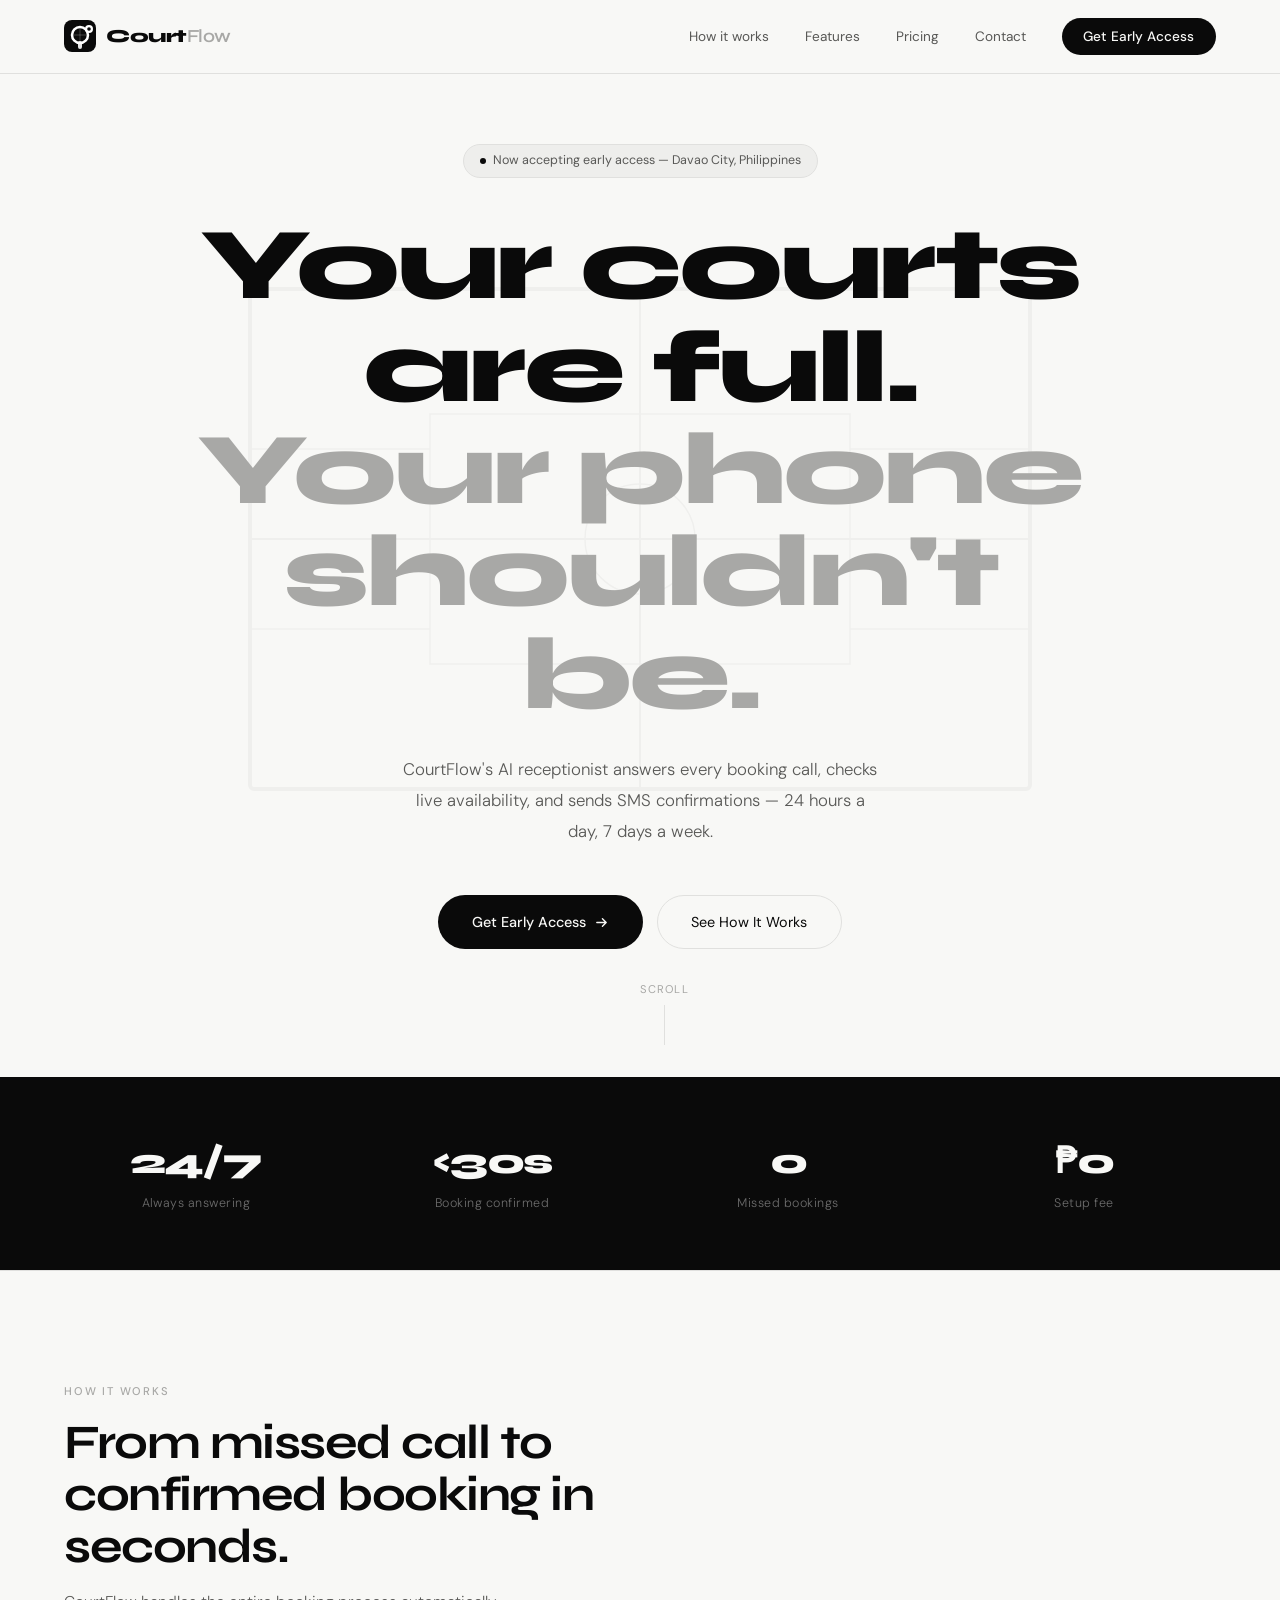
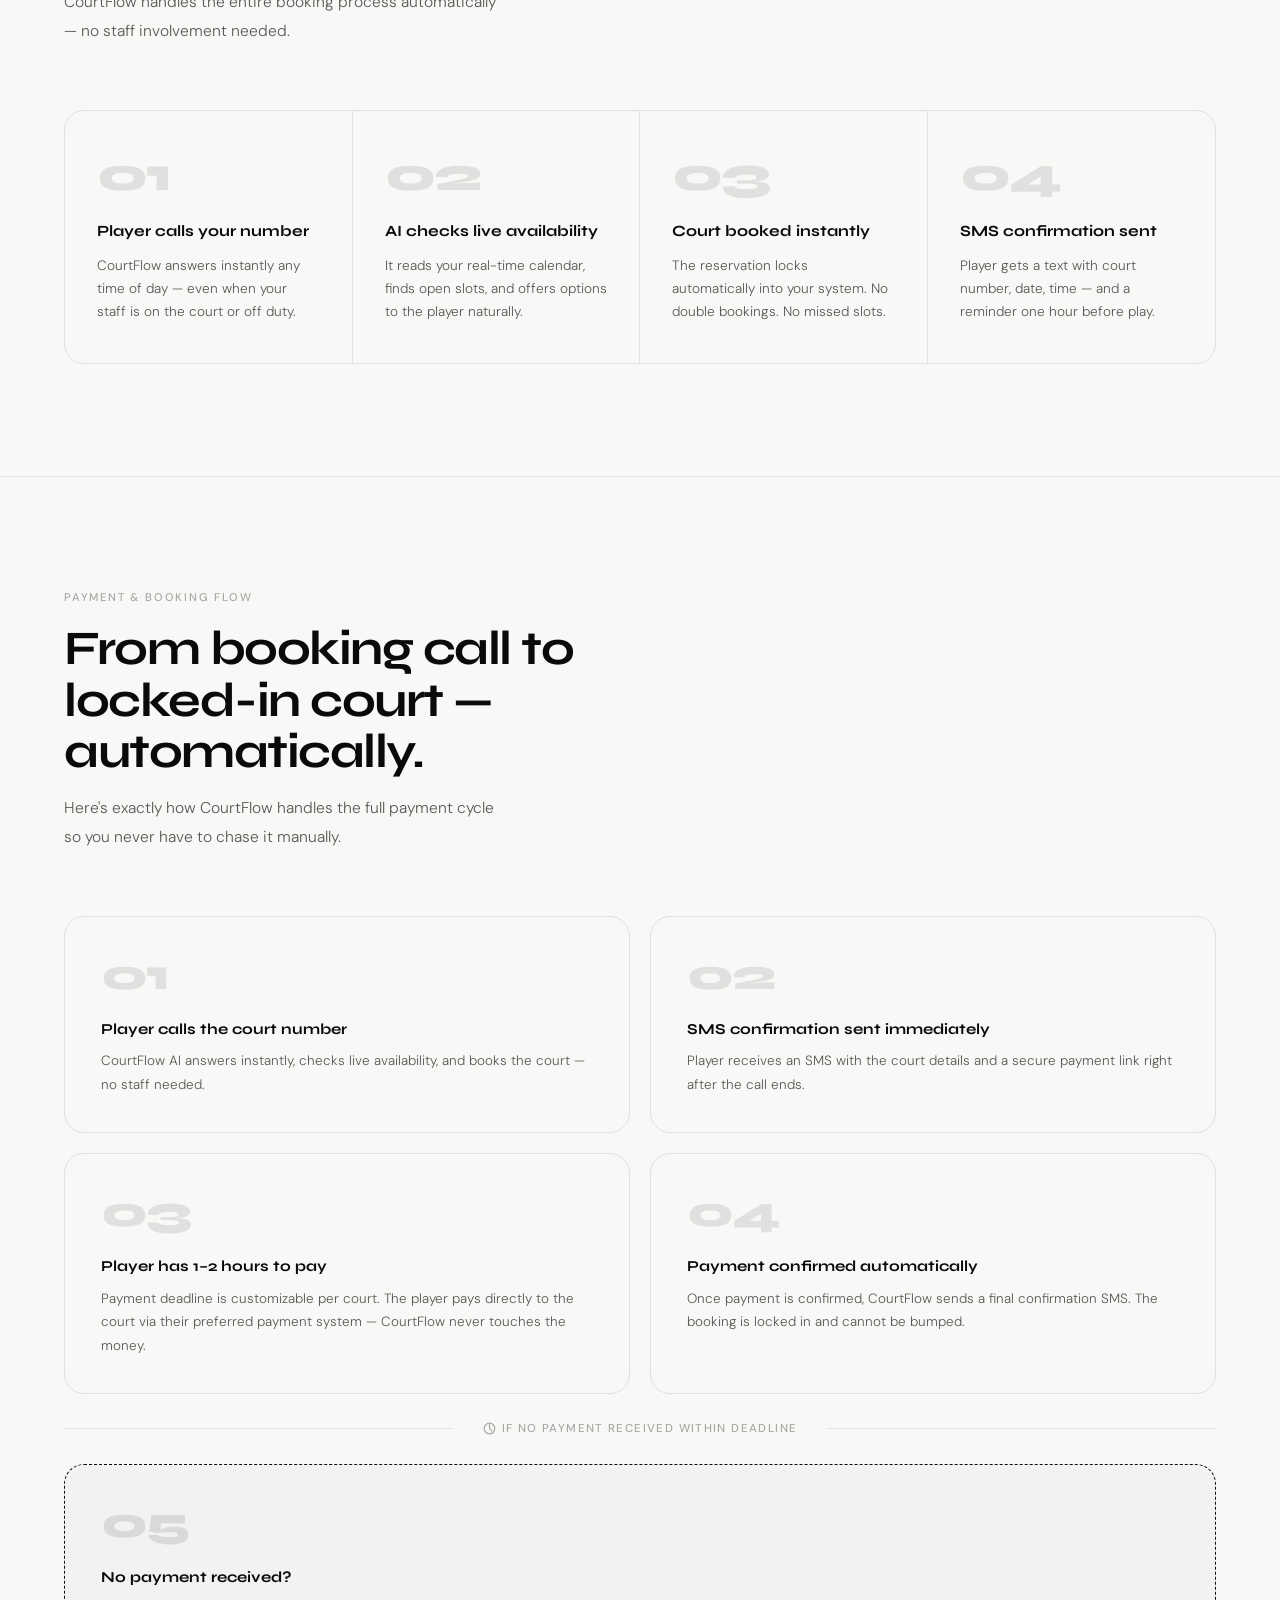
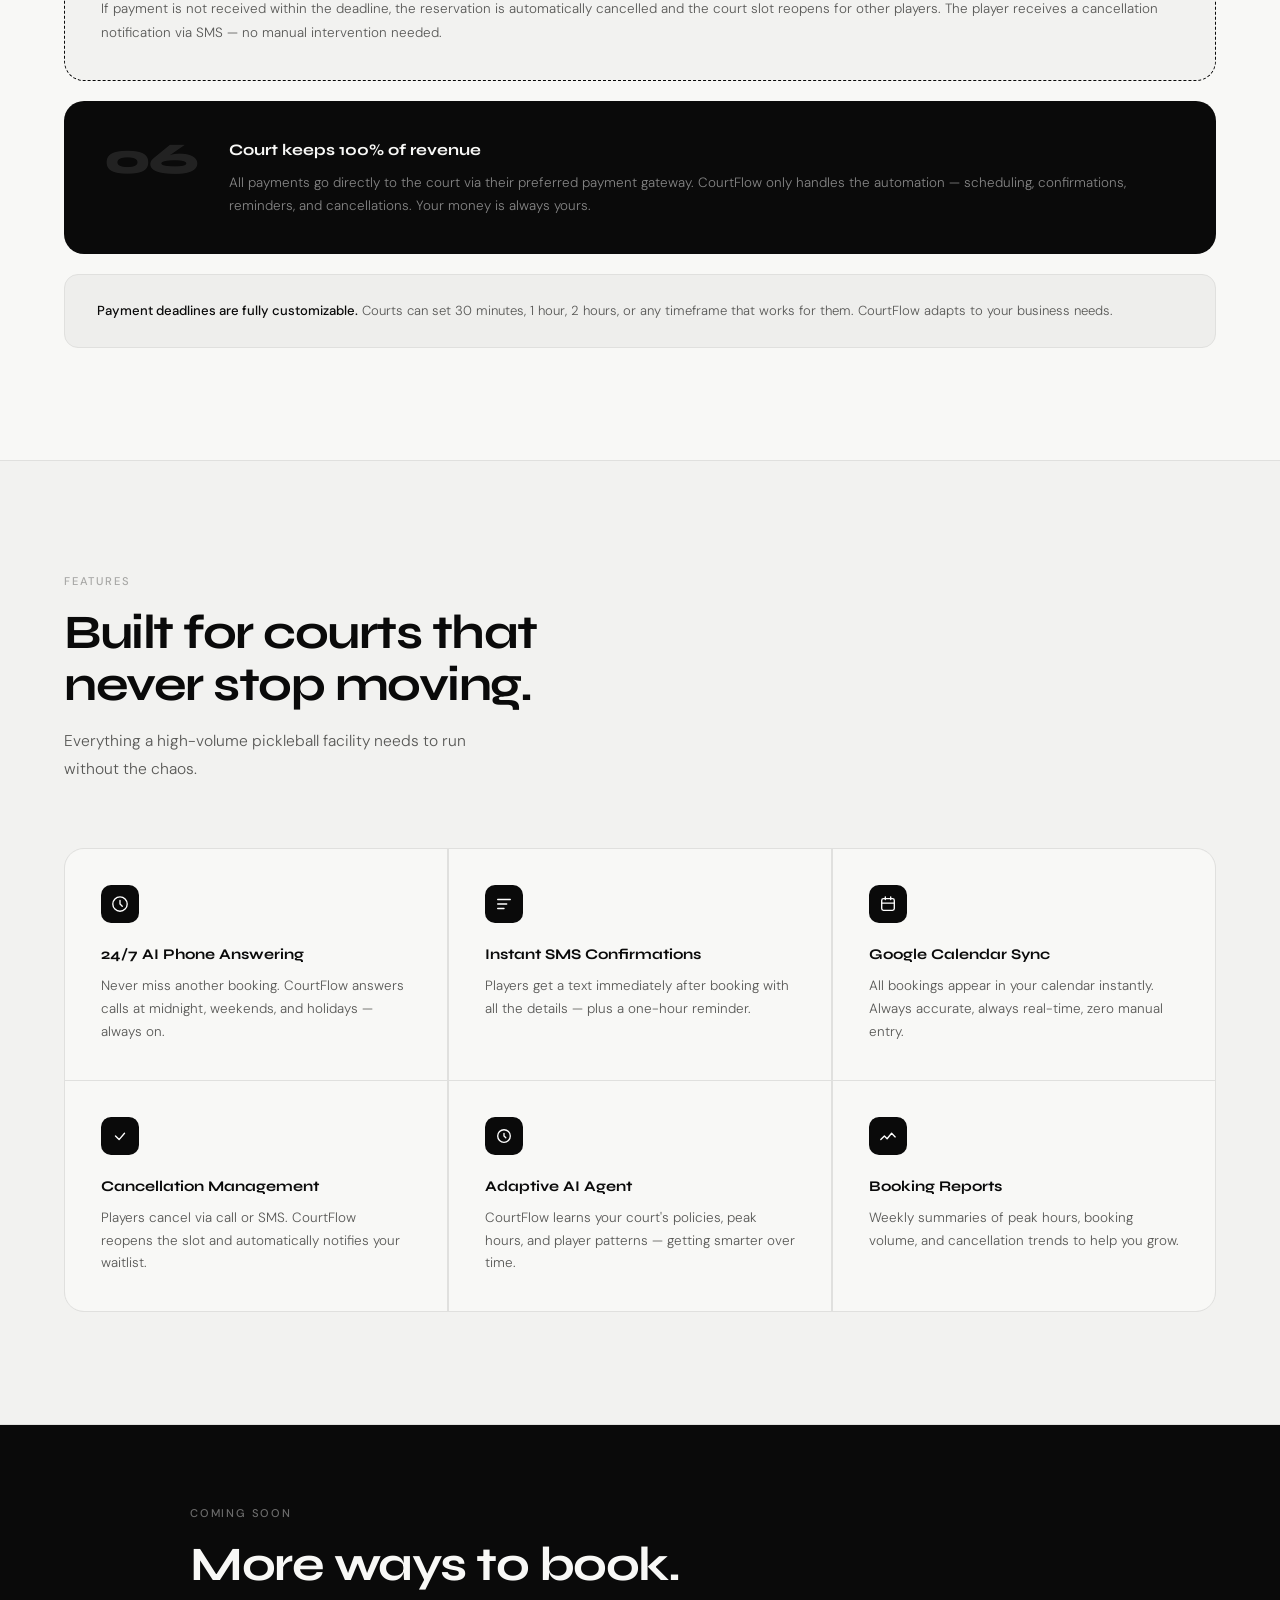
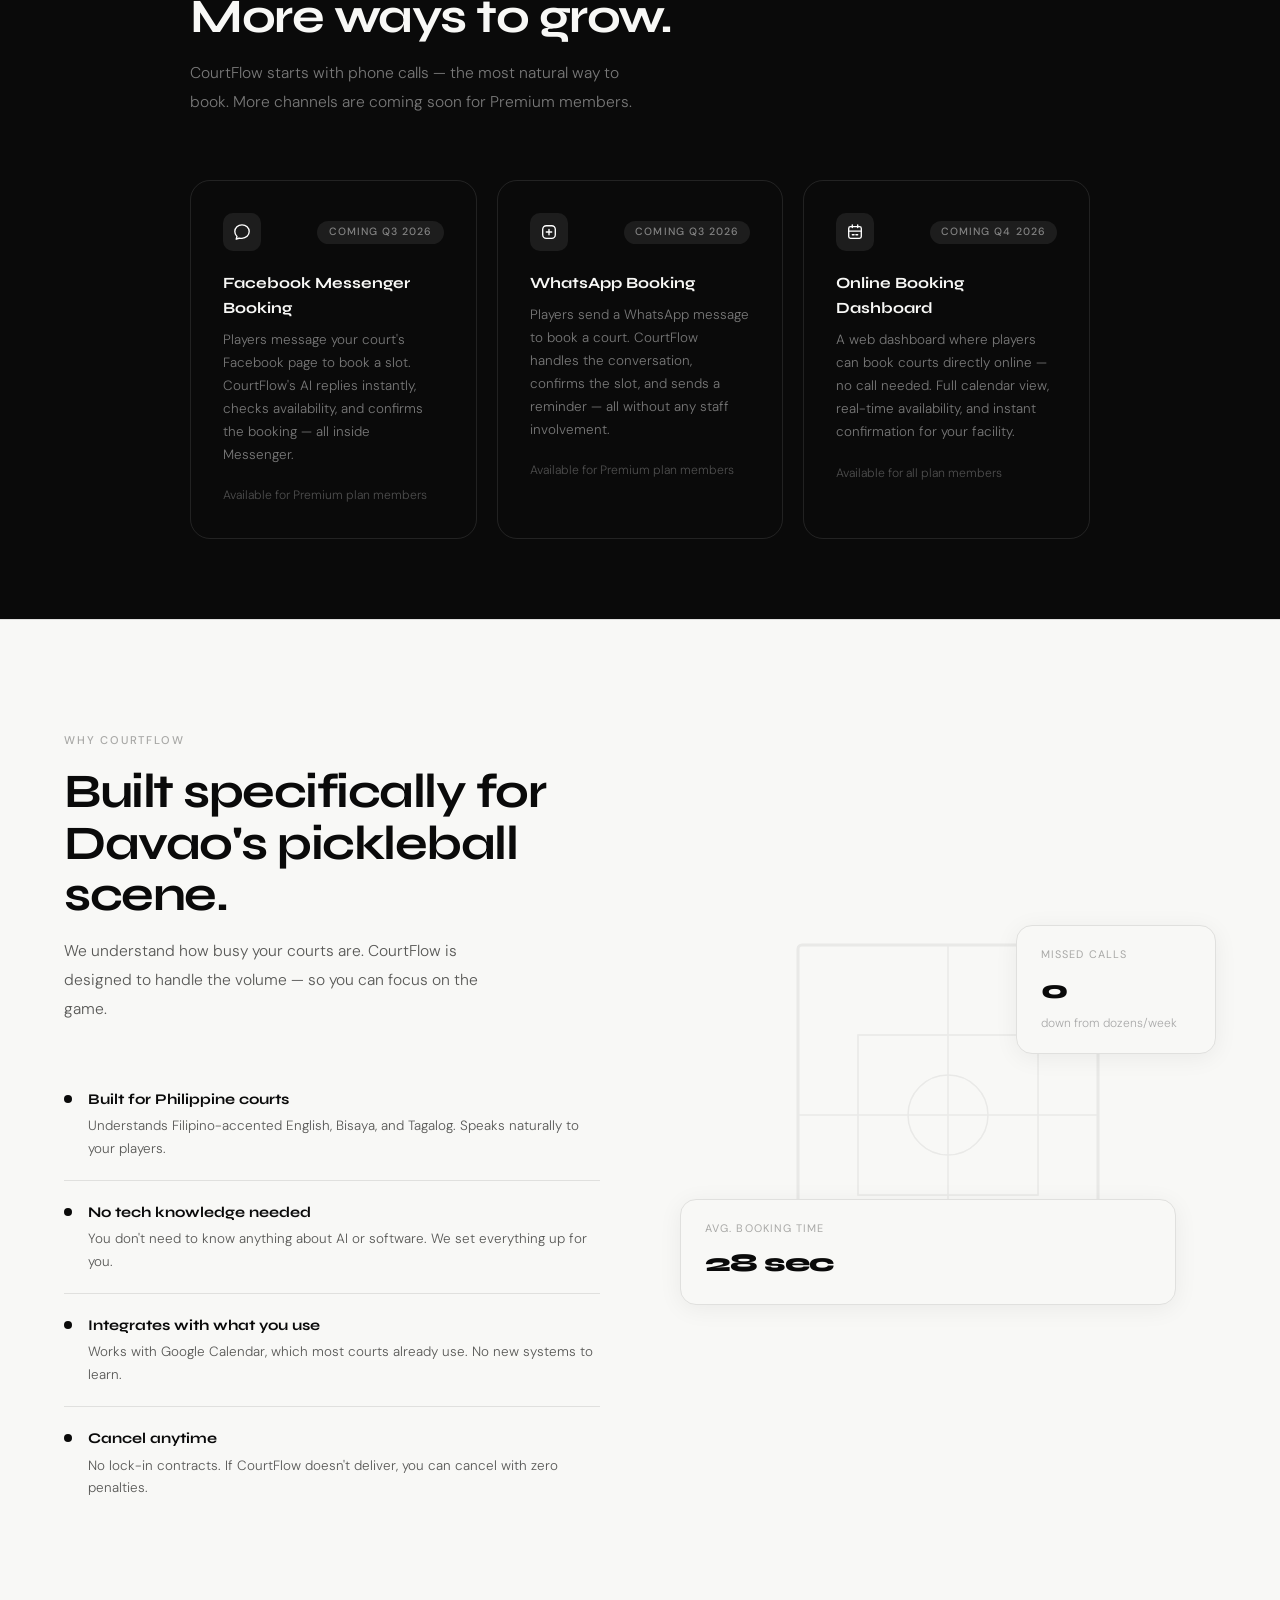
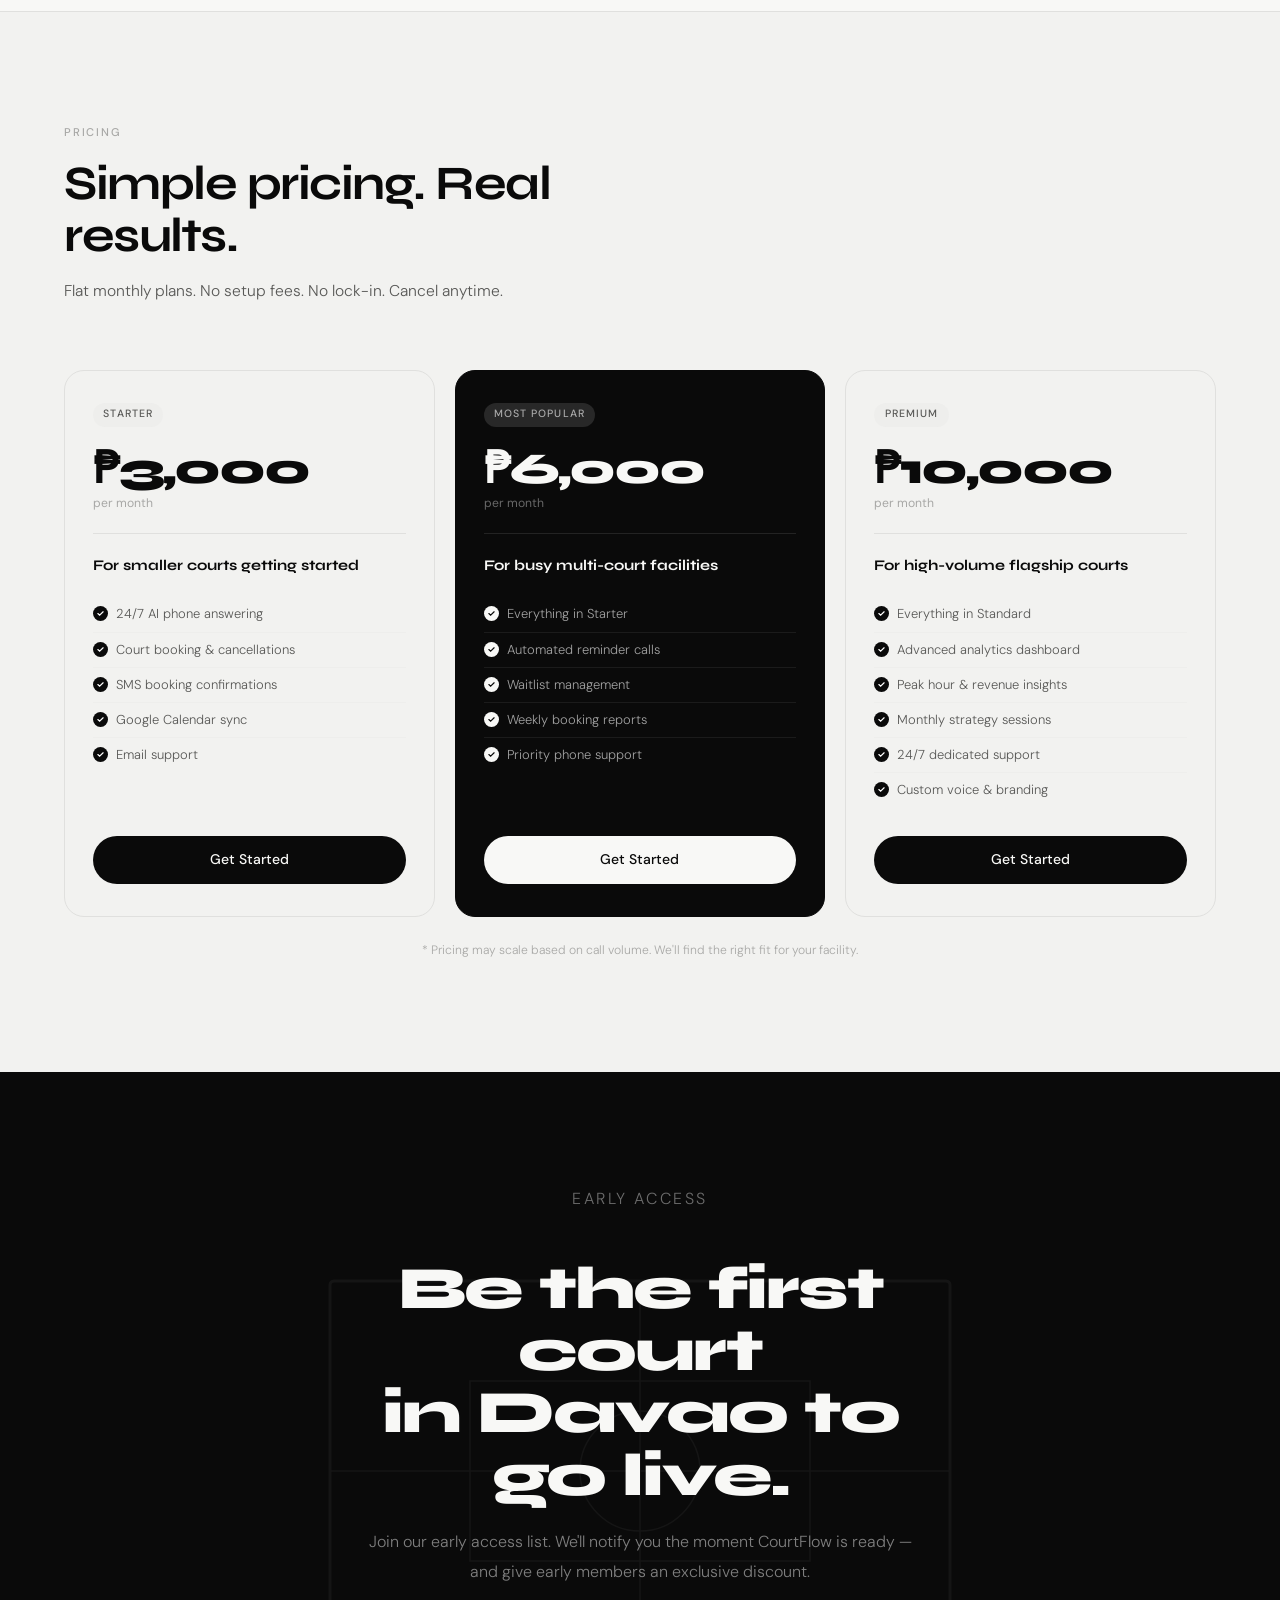
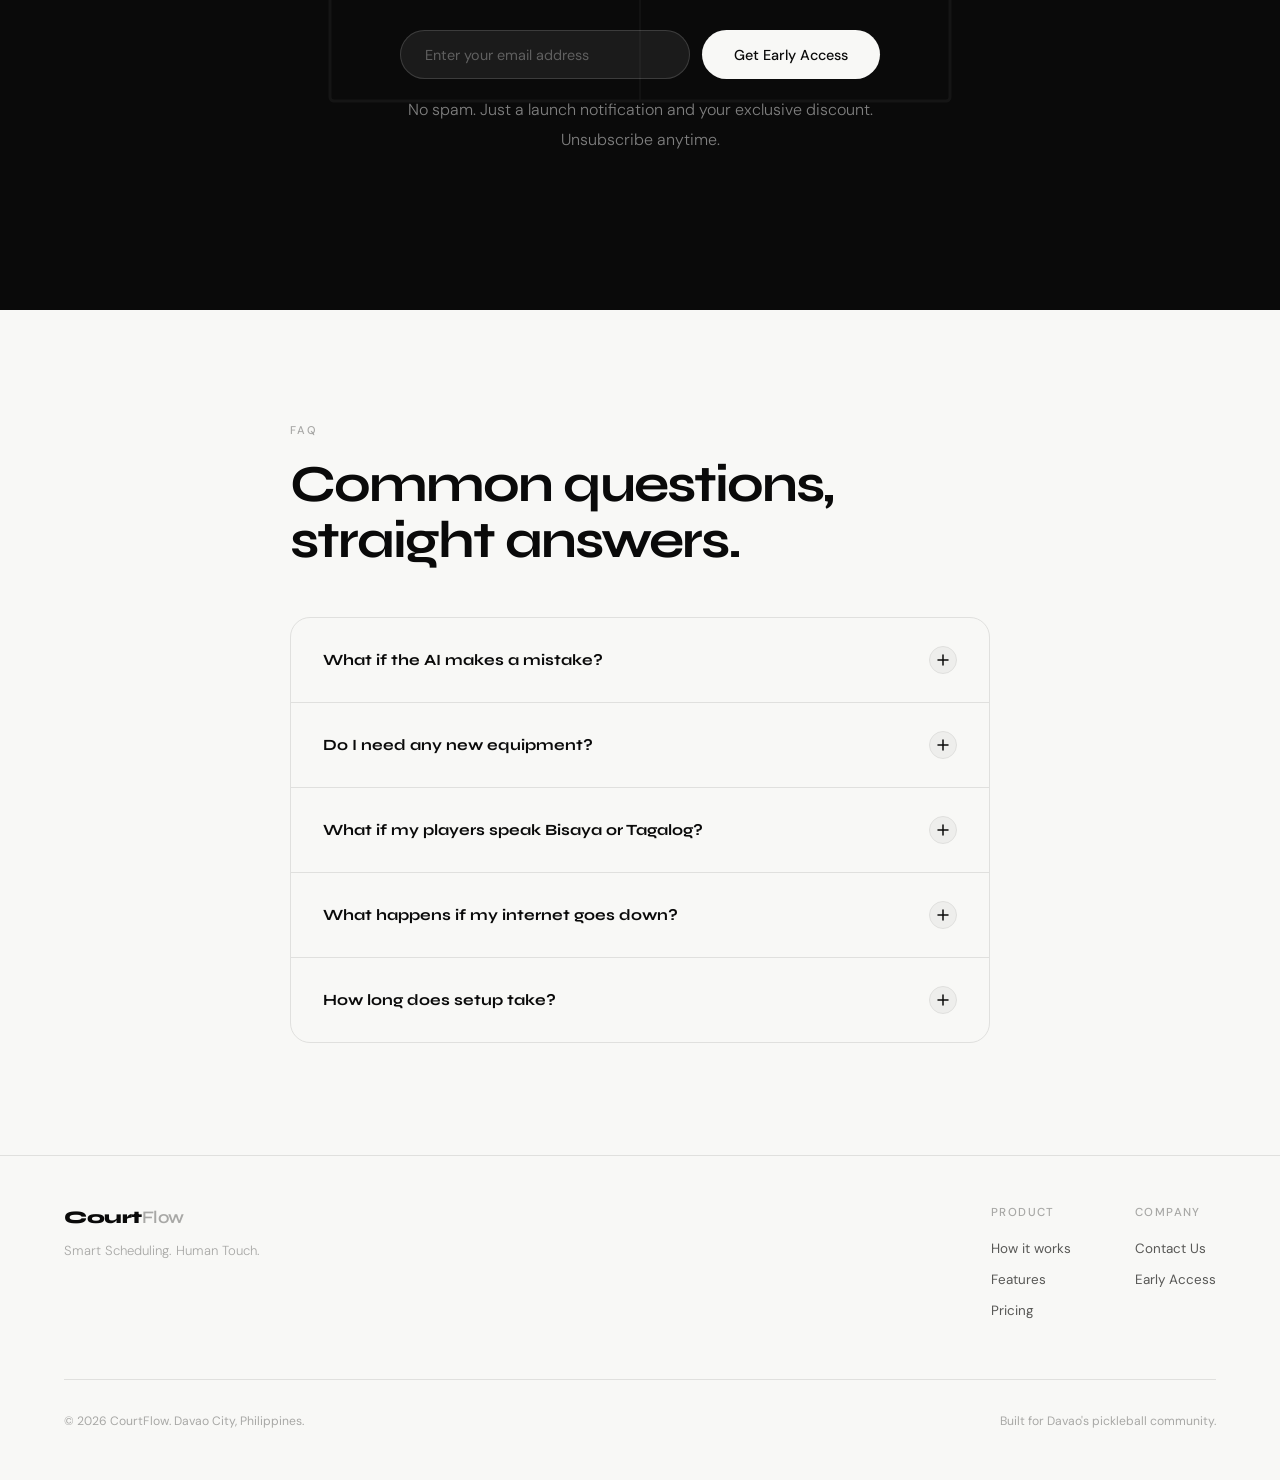
<file: index.html>
<!DOCTYPE html>
<html lang="en">
<head>
<meta charset="UTF-8"/>
<meta name="viewport" content="width=device-width, initial-scale=1.0"/>
<meta name="description" content="CourtFlow — AI-powered court booking for pickleball facilities in Davao City. 24/7 automated scheduling, SMS confirmations, and calendar sync."/>
<title>CourtFlow — AI Booking for Pickleball Courts</title>

<!-- Favicon -->
<link rel="icon" type="image/png" href="favicon.png"/>
<link rel="apple-touch-icon" href="favicon.png"/>

<!-- Social Preview (Open Graph) -->
<meta property="og:title" content="CourtFlow — AI Booking for Pickleball Courts"/>
<meta property="og:description" content="Your courts are full. Your phone shouldn't be. CourtFlow's AI receptionist handles bookings, cancellations, and SMS confirmations 24/7."/>
<meta property="og:image" content="social-preview.png"/>
<meta property="og:url" content="https://thecourtflow.co"/>
<meta property="og:type" content="website"/>

<!-- Twitter Card -->
<meta name="twitter:card" content="summary_large_image"/>
<meta name="twitter:title" content="CourtFlow — AI Booking for Pickleball Courts"/>
<meta name="twitter:description" content="Your courts are full. Your phone shouldn't be. AI receptionist for pickleball courts in Davao City."/>
<meta name="twitter:image" content="social-preview.png"/>

<link href="https://fonts.googleapis.com/css2?family=Syne:wght@400;500;600;700;800&family=DM+Sans:ital,wght@0,300;0,400;0,500;1,300&display=swap" rel="stylesheet"/>
<style>
*,*::before,*::after{box-sizing:border-box;margin:0;padding:0}
:root{
  --black:#0a0a0a;
  --white:#f8f8f6;
  --off-white:#f2f2f0;
  --gray-100:#eeeeec;
  --gray-200:#e0e0de;
  --gray-400:#a8a8a6;
  --gray-600:#585856;
  --display:'Syne',sans-serif;
  --body:'DM Sans',sans-serif;
}
html{scroll-behavior:smooth;font-size:16px}
body{font-family:var(--body);background:var(--white);color:var(--black);line-height:1.6;overflow-x:hidden}

/* SCROLLBAR */
::-webkit-scrollbar{width:4px}
::-webkit-scrollbar-track{background:var(--white)}
::-webkit-scrollbar-thumb{background:var(--gray-200);border-radius:2px}

/* ANIMATIONS */
.reveal{opacity:0;transform:translateY(28px);transition:opacity 0.7s ease,transform 0.7s ease}
.reveal.visible{opacity:1;transform:none}
.reveal-left{opacity:0;transform:translateX(-28px);transition:opacity 0.7s ease,transform 0.7s ease}
.reveal-left.visible{opacity:1;transform:none}
.reveal-right{opacity:0;transform:translateX(28px);transition:opacity 0.7s ease,transform 0.7s ease}
.reveal-right.visible{opacity:1;transform:none}
@keyframes fadeUp{from{opacity:0;transform:translateY(22px)}to{opacity:1;transform:none}}
@keyframes heartbeat{0%,100%{box-shadow:0 0 0 0 rgba(10,10,10,.5)}15%{box-shadow:0 0 0 5px rgba(10,10,10,.12)}30%{box-shadow:0 0 0 0 rgba(10,10,10,0)}50%{box-shadow:0 0 0 3px rgba(10,10,10,.08)}70%{box-shadow:0 0 0 0 rgba(10,10,10,0)}}
@keyframes spin{to{transform:rotate(360deg)}}

/* NAV */
nav{
  position:fixed;top:0;left:0;right:0;z-index:200;
  display:flex;align-items:center;justify-content:space-between;
  padding:1.1rem 5%;
  background:rgba(248,248,246,0.92);
  backdrop-filter:blur(20px);
  border-bottom:1px solid var(--gray-200);
  transition:padding 0.3s;
}
nav.scrolled{padding:.85rem 5%}
.nav-logo{display:flex;align-items:center;gap:10px;text-decoration:none}
.nav-wordmark{font-family:var(--display);font-size:1.15rem;font-weight:800;color:var(--black);letter-spacing:-.5px}
.nav-wordmark span{color:var(--gray-400);font-weight:600}
.nav-links{display:flex;align-items:center;gap:2.25rem}
.nav-links a{font-size:.85rem;color:var(--gray-600);text-decoration:none;font-weight:400;transition:color .2s}
.nav-links a:hover{color:var(--black)}
.nav-contact-link{font-size:.85rem;color:var(--gray-600);text-decoration:none;font-weight:400;transition:color .2s}
.nav-contact-link:hover{color:var(--black)}
.nav-cta{background:var(--black)!important;color:var(--white)!important;padding:.5rem 1.35rem;border-radius:999px;font-size:.85rem!important;font-weight:500!important;transition:opacity .2s!important}
.nav-cta:hover{opacity:.8}
.hamburger{display:none;flex-direction:column;gap:5px;cursor:pointer;padding:4px}
.hamburger span{width:22px;height:1.5px;background:var(--black);transition:.3s}
.hamburger.open span:nth-child(1){transform:translateY(6.5px) rotate(45deg)}
.hamburger.open span:nth-child(2){opacity:0}
.hamburger.open span:nth-child(3){transform:translateY(-6.5px) rotate(-45deg)}
.mobile-menu{display:none;position:fixed;top:0;left:0;right:0;bottom:0;background:var(--white);z-index:199;flex-direction:column;align-items:center;justify-content:center;gap:2.5rem}
.mobile-menu.open{display:flex}
.mobile-menu a{font-family:var(--display);font-size:2rem;font-weight:700;color:var(--black);text-decoration:none;letter-spacing:-1px}
.mobile-menu a:hover{color:var(--gray-400)}

/* HERO */
.hero{
  min-height:100vh;
  display:flex;flex-direction:column;align-items:center;justify-content:center;
  text-align:center;padding:9rem 5% 8rem;
  position:relative;overflow:hidden;
}
.hero-court-bg{
  position:absolute;top:50%;left:50%;
  transform:translate(-50%,-50%);
  opacity:.032;width:900px;
  pointer-events:none;
}
.hero-badge{
  display:inline-flex;align-items:center;gap:7px;
  background:var(--gray-100);border:1px solid var(--gray-200);
  border-radius:999px;padding:.38rem 1rem;
  font-size:.78rem;color:var(--gray-600);margin-bottom:2.25rem;font-weight:400;
  animation:fadeUp .5s ease both;
}
.badge-dot{width:6px;height:6px;background:var(--black);border-radius:50%;animation:heartbeat 1.6s ease infinite}
.hero h1{
  font-family:var(--display);
  font-size:clamp(3.2rem,8vw,6.5rem);
  font-weight:800;line-height:1.0;letter-spacing:-3px;
  color:var(--black);max-width:920px;margin-bottom:1.75rem;
  animation:fadeUp .5s .1s ease both;
}
.hero h1 em{font-style:normal;color:var(--gray-400)}
.hero-sub{
  font-size:1.05rem;color:var(--gray-600);max-width:480px;
  margin:0 auto 3rem;font-weight:300;line-height:1.85;
  animation:fadeUp .5s .2s ease both;
}
.hero-ctas{display:flex;gap:.875rem;justify-content:center;flex-wrap:wrap;animation:fadeUp .5s .3s ease both}
.btn-dark{
  background:var(--black);color:var(--white);
  padding:.9rem 2.1rem;border-radius:999px;
  font-size:.9rem;font-weight:500;text-decoration:none;
  transition:opacity .2s,transform .2s;
  display:inline-flex;align-items:center;gap:8px;
}
.btn-dark:hover{opacity:.82;transform:translateY(-2px)}
.btn-light{
  background:transparent;color:var(--black);
  padding:.9rem 2.1rem;border-radius:999px;
  border:1.5px solid var(--gray-200);
  font-size:.9rem;font-weight:400;text-decoration:none;
  transition:border-color .2s,transform .2s;
  display:inline-flex;align-items:center;gap:8px;
}
.btn-light:hover{border-color:var(--black);transform:translateY(-2px)}
.hero-scroll{
  position:absolute;bottom:2rem;left:50%;transform:translateX(-50%);
  display:flex;flex-direction:column;align-items:center;gap:6px;
  opacity:0;animation:fadeUp .5s .8s ease forwards;
  pointer-events:none;
}
.scroll-line{width:1px;height:40px;background:var(--gray-200);position:relative;overflow:hidden}
.scroll-line::after{content:'';position:absolute;top:-100%;left:0;width:100%;height:100%;background:var(--black);animation:scrollDown 1.8s ease infinite}
@keyframes scrollDown{0%{top:-100%}100%{top:100%}}
.scroll-label{font-size:.7rem;color:var(--gray-400);letter-spacing:.1em;text-transform:uppercase}

/* STATS BAR */
.stats-bar{
  background:var(--black);
  padding:3.5rem 5%;
  display:grid;grid-template-columns:repeat(auto-fit,minmax(140px,1fr));
  gap:2rem;text-align:center;
}
.stat-num{font-family:var(--display);font-size:2.25rem;font-weight:800;color:var(--white);letter-spacing:-1.5px;margin-bottom:.2rem}
.stat-label{font-size:.78rem;color:rgba(255,255,255,.4);font-weight:300;letter-spacing:.04em}

/* SECTIONS */
section{padding:7rem 5%}
.section-eyebrow{font-size:.7rem;text-transform:uppercase;letter-spacing:.16em;color:var(--gray-400);margin-bottom:1rem;font-weight:500}
.section-h{font-family:var(--display);font-size:clamp(2rem,4vw,3rem);font-weight:700;letter-spacing:-1.5px;line-height:1.08;color:var(--black);max-width:560px;margin-bottom:1rem}
.section-sub{font-size:.975rem;color:var(--gray-600);max-width:440px;font-weight:300;margin-bottom:4rem;line-height:1.85}
hr.divider{border:none;border-top:1px solid var(--gray-200)}

/* HOW IT WORKS */
.steps-grid{display:grid;grid-template-columns:repeat(auto-fit,minmax(200px,1fr));border:1.5px solid var(--gray-200);border-radius:20px;overflow:hidden}
.step{padding:2.5rem 2rem;border-right:1.5px solid var(--gray-200);transition:background .2s}
.step:last-child{border-right:none}
.step:hover{background:var(--gray-100)}
.step-num{font-family:var(--display);font-size:3rem;font-weight:800;color:var(--gray-200);margin-bottom:1.25rem;letter-spacing:-2px;line-height:1}
.step h3{font-family:var(--display);font-size:.975rem;font-weight:700;margin-bottom:.6rem;color:var(--black)}
.step p{font-size:.85rem;color:var(--gray-600);font-weight:300;line-height:1.7}

/* FEATURES */
.features-grid{display:grid;grid-template-columns:repeat(3,1fr);gap:1.5px;background:var(--gray-200);border:1.5px solid var(--gray-200);border-radius:20px;overflow:hidden}
.feat{background:var(--white);padding:2.25rem;transition:background .25s}
.feat:hover{background:var(--gray-100)}
.feat-icon{width:38px;height:38px;background:var(--black);border-radius:10px;display:flex;align-items:center;justify-content:center;margin-bottom:1.25rem}
.feat h3{font-family:var(--display);font-size:.925rem;font-weight:700;margin-bottom:.5rem;color:var(--black)}
.feat p{font-size:.84rem;color:var(--gray-600);font-weight:300;line-height:1.7}

/* WHY SECTION */
.why-grid{display:grid;grid-template-columns:1fr 1fr;gap:5rem;align-items:center}
.why-visual{position:relative;height:420px}
.why-court{position:absolute;inset:0;display:flex;align-items:center;justify-content:center}
.why-card{
  position:absolute;background:var(--white);border:1.5px solid var(--gray-200);
  border-radius:16px;padding:1.25rem 1.5rem;
  font-size:.82rem;font-weight:400;color:var(--black);
  box-shadow:0 4px 24px rgba(0,0,0,.06);
}
.why-card.c1{bottom:20px;left:0;right:40px;font-size:.8rem}
.why-card.c2{top:20px;right:0;width:200px}
.why-card-label{font-size:.68rem;text-transform:uppercase;letter-spacing:.1em;color:var(--gray-400);margin-bottom:.4rem}
.why-card-val{font-family:var(--display);font-size:1.6rem;font-weight:800;letter-spacing:-1px;color:var(--black)}
.why-list{list-style:none;display:flex;flex-direction:column;gap:1.25rem}
.why-item{display:flex;align-items:flex-start;gap:1rem;padding-bottom:1.25rem;border-bottom:1px solid var(--gray-200)}
.why-item:last-child{border-bottom:none;padding-bottom:0}
.why-dot{width:8px;height:8px;background:var(--black);border-radius:50%;flex-shrink:0;margin-top:7px}
.why-item h4{font-family:var(--display);font-size:.925rem;font-weight:700;margin-bottom:.25rem;color:var(--black)}
.why-item p{font-size:.84rem;color:var(--gray-600);font-weight:300;line-height:1.65}

/* PRICING */
.pricing-grid{display:grid;grid-template-columns:repeat(3,1fr);gap:1.25rem;margin-bottom:1.5rem}
.pc{border:1.5px solid var(--gray-200);border-radius:20px;padding:2rem 1.75rem;display:flex;flex-direction:column;transition:transform .2s,border-color .2s,box-shadow .2s}
.pc:hover{transform:translateY(-5px);border-color:var(--black);box-shadow:0 12px 40px rgba(0,0,0,.08)}
.pc.featured{background:var(--black);border-color:var(--black)}
.pc-badge{display:inline-block;font-size:.66rem;text-transform:uppercase;letter-spacing:.1em;padding:.2rem .65rem;border-radius:999px;background:var(--gray-100);color:var(--gray-600);margin-bottom:1.25rem;font-weight:500;align-self:flex-start}
.pc.featured .pc-badge{background:rgba(255,255,255,.12);color:rgba(255,255,255,.6)}
.pc-price{font-family:var(--display);font-size:2.75rem;font-weight:800;letter-spacing:-2px;line-height:1;margin-bottom:.2rem;color:var(--black)}
.pc.featured .pc-price{color:var(--white)}
.pc-period{font-size:.76rem;color:var(--gray-400);margin-bottom:1.25rem}
.pc.featured .pc-period{color:rgba(255,255,255,.38)}
.pc-name{font-family:var(--display);font-size:.92rem;font-weight:700;color:var(--black);border-top:1.5px solid var(--gray-200);padding-top:1.25rem;margin-bottom:1.25rem}
.pc.featured .pc-name{color:var(--white);border-top-color:rgba(255,255,255,.1)}
.pc-features{list-style:none;margin-bottom:1.75rem;flex:1}
.pc-features li{font-size:.81rem;color:var(--gray-600);padding:.42rem 0;display:flex;align-items:flex-start;gap:8px;font-weight:300;border-bottom:1px solid var(--gray-100)}
.pc-features li:last-child{border-bottom:none}
.pc.featured .pc-features li{color:rgba(255,255,255,.62);border-bottom-color:rgba(255,255,255,.07)}
.chk{width:15px;height:15px;background:var(--black);border-radius:50%;display:inline-flex;align-items:center;justify-content:center;flex-shrink:0;margin-top:2px}
.pc.featured .chk{background:var(--white)}
.btn-plan{display:block;text-align:center;padding:.8rem;border-radius:999px;font-size:.875rem;font-weight:500;text-decoration:none;transition:opacity .2s;background:var(--black);color:var(--white);margin-top:auto}
.pc.featured .btn-plan{background:var(--white);color:var(--black)}
.btn-plan:hover{opacity:.72}
.pricing-note{font-size:.76rem;color:var(--gray-400);text-align:center;font-weight:300;margin-top:1rem}

/* EMAIL CTA */
.email-section{background:var(--black);padding:7rem 5%;position:relative;overflow:hidden}
.email-court-bg{position:absolute;top:50%;left:50%;transform:translate(-50%,-50%);opacity:.045;width:700px;pointer-events:none}
.email-inner{max-width:560px;margin:0 auto;text-align:center;position:relative}
.email-section h2{font-family:var(--display);font-size:clamp(2rem,5vw,3.75rem);font-weight:800;letter-spacing:-2px;line-height:1.04;color:var(--white);margin-bottom:1.25rem}
.email-section p{font-size:1rem;color:rgba(255,255,255,.48);font-weight:300;line-height:1.85;margin-bottom:2.75rem}
.email-form-wrap{display:flex;gap:.75rem;max-width:480px;margin:0 auto;flex-wrap:wrap;justify-content:center}
.email-input{
  flex:1;min-width:220px;
  padding:.9rem 1.5rem;
  border:1.5px solid rgba(255,255,255,.15);
  border-radius:999px;
  font-family:var(--body);font-size:.9rem;
  color:var(--white);background:rgba(255,255,255,.07);
  outline:none;transition:border-color .2s;
}
.email-input::placeholder{color:rgba(255,255,255,.3)}
.email-input:focus{border-color:rgba(255,255,255,.4)}
.btn-submit{
  background:var(--white);color:var(--black);
  padding:.9rem 2rem;border-radius:999px;
  font-size:.9rem;font-weight:500;
  border:none;cursor:pointer;
  font-family:var(--body);
  transition:opacity .2s,transform .2s;
  white-space:nowrap;
}
.btn-submit:hover{opacity:.85;transform:translateY(-2px)}
.btn-submit.loading{opacity:.6;pointer-events:none}
.form-note{font-size:.72rem;color:rgba(255,255,255,.28);margin-top:1rem;line-height:1.6}
.success-msg{display:none;color:var(--white);font-size:.95rem;font-weight:400;margin-top:1.5rem;padding:1rem 1.5rem;border:1px solid rgba(255,255,255,.15);border-radius:12px;background:rgba(255,255,255,.06)}
.success-msg.show{display:block}

/* FOOTER */
footer{padding:3rem 5%;border-top:1px solid var(--gray-200)}
.footer-top{display:flex;justify-content:space-between;align-items:flex-start;margin-bottom:3rem;flex-wrap:wrap;gap:2rem}
.footer-brand{}
.footer-logo-text{font-family:var(--display);font-size:1.1rem;font-weight:800;color:var(--black);letter-spacing:-.5px;margin-bottom:.5rem}
.footer-logo-text span{color:var(--gray-400);font-weight:600}
.footer-tagline{font-size:.82rem;color:var(--gray-400);font-weight:300}
.footer-links-group{display:flex;gap:4rem;flex-wrap:wrap}
.footer-col h5{font-size:.72rem;text-transform:uppercase;letter-spacing:.12em;color:var(--gray-400);margin-bottom:1rem;font-weight:500}
.footer-col a{display:block;font-size:.84rem;color:var(--gray-600);text-decoration:none;margin-bottom:.6rem;transition:color .2s}
.footer-col a:hover{color:var(--black)}
.footer-bottom{display:flex;justify-content:space-between;align-items:center;padding-top:2rem;border-top:1px solid var(--gray-200);flex-wrap:wrap;gap:1rem}
.footer-copy{font-size:.76rem;color:var(--gray-400)}
.footer-made{font-size:.76rem;color:var(--gray-400)}

/* FAQ */
#faq{padding:7rem 5%}
.faq-inner{max-width:700px;margin:0 auto}
#faq .section-eyebrow{margin-bottom:1rem}
#faq .section-h{font-size:clamp(2.5rem,5vw,3.25rem);letter-spacing:-2px;margin-bottom:3rem;max-width:none}
.faq-list{display:flex;flex-direction:column;border:1.5px solid var(--gray-200);border-radius:20px;overflow:hidden}
.faq-item{border-bottom:1.5px solid var(--gray-200);transition:padding-left .25s ease}
.faq-item:last-child{border-bottom:none}
.faq-item:hover{padding-left:.35rem}
.faq-q{width:100%;background:none;border:none;padding:1.75rem 2rem;text-align:left;cursor:pointer;display:flex;align-items:center;justify-content:space-between;gap:1.5rem;font-family:var(--display);font-size:.975rem;font-weight:700;color:var(--black);transition:background .2s}
.faq-q:hover,.faq-q.open{background:var(--gray-100)}
.faq-icon{width:28px;height:28px;border-radius:50%;border:1.5px solid var(--gray-200);background:var(--gray-100);display:flex;align-items:center;justify-content:center;flex-shrink:0;transition:transform .35s ease,background .25s,border-color .25s}
.faq-q.open .faq-icon{background:var(--black);border-color:var(--black);transform:rotate(45deg)}
.faq-icon svg line{transition:stroke .25s}
.faq-q.open .faq-icon svg line{stroke:white}
.faq-a{max-height:0;overflow:hidden;opacity:0;transition:max-height .3s ease,opacity .3s ease}
.faq-a.open{max-height:400px;opacity:1}
.faq-a-inner{padding:1.5rem 3rem 2rem 1.5rem;font-size:.95rem;color:#555555;font-weight:300;line-height:1.8;border-left:3px solid #e8e8e8;margin:0 2rem 1.5rem}

/* PAYMENT FLOW */
.pflow-grid{display:grid;grid-template-columns:repeat(2,1fr);gap:1.25rem;margin-bottom:1.25rem}
.pflow-card{background:var(--white);border:1.5px solid var(--gray-200);border-radius:20px;padding:2.25rem;transition:background .2s;position:relative}
.pflow-card:hover{background:var(--gray-100)}
.pflow-num{font-family:var(--display);font-size:2.75rem;font-weight:800;color:var(--gray-200);letter-spacing:-2px;line-height:1;margin-bottom:1.25rem}
.pflow-card h3{font-family:var(--display);font-size:.95rem;font-weight:700;color:var(--black);margin-bottom:.5rem}
.pflow-card p{font-size:.84rem;color:var(--gray-600);font-weight:300;line-height:1.75}
.pflow-tag{display:inline-flex;align-items:center;gap:5px;font-size:.65rem;text-transform:uppercase;letter-spacing:.1em;font-weight:500;padding:.2rem .65rem;border-radius:999px;margin-bottom:.85rem}
.pflow-tag.green{background:#e8f5e9;color:#2e7d32}
.pflow-tag.amber{background:#fff8e1;color:#f57f17}
.pflow-branch-row{display:flex;align-items:center;gap:1rem;margin-bottom:1.25rem}
.pflow-branch-row::before,.pflow-branch-row::after{content:'';flex:1;height:1px;background:var(--gray-200)}
.pflow-branch-label{font-size:.72rem;text-transform:uppercase;letter-spacing:.12em;color:var(--gray-400);font-weight:500;white-space:nowrap;display:flex;align-items:center;gap:6px;padding:.35rem .85rem;border:1.5px dashed var(--gray-300);border-radius:999px}
.pflow-card.alt{border-style:dashed;border-color:var(--gray-300);background:var(--off-white)}
.pflow-card.alt:hover{background:var(--gray-100)}
.pflow-card.alt .pflow-num{color:rgba(0,0,0,.1)}
.pflow-callout{background:var(--black);border-radius:20px;padding:2.25rem 2.5rem;margin-bottom:1.25rem;display:flex;align-items:flex-start;gap:2rem}
.pflow-callout-num{font-family:var(--display);font-size:2.75rem;font-weight:800;color:rgba(255,255,255,.1);letter-spacing:-2px;line-height:1;flex-shrink:0}
.pflow-callout h3{font-family:var(--display);font-size:1rem;font-weight:700;color:var(--white);margin-bottom:.5rem}
.pflow-callout p{font-size:.84rem;color:rgba(255,255,255,.5);font-weight:300;line-height:1.75}
.pflow-note{font-size:.82rem;color:var(--gray-600);line-height:1.85;padding:1.5rem 2rem;background:var(--gray-100);border-radius:14px;border:1.5px solid var(--gray-200);font-weight:300}
.pflow-note strong{color:var(--black);font-weight:500}
@media(max-width:768px){
  .pflow-grid{grid-template-columns:1fr}
  .pflow-callout{flex-direction:column;gap:1rem}
  .pflow-callout-num{font-size:2rem}
  .pflow-note{padding:1.25rem 1.5rem}
}

/* NAV TOOLTIPS */
.nav-tooltip-wrap{position:relative;display:flex;align-items:center}
.nav-tooltip{
  position:absolute;top:calc(100% + 14px);left:50%;
  transform:translateX(-50%) translateY(-6px);
  background:var(--white);border:1.5px solid var(--gray-200);border-radius:14px;
  padding:1rem 1.25rem;width:220px;
  box-shadow:0 8px 32px rgba(0,0,0,.1);
  opacity:0;pointer-events:none;
  transition:opacity .2s,transform .2s;
  z-index:300;
}
.nav-tooltip-wrap:hover .nav-tooltip{
  opacity:1;pointer-events:auto;
  transform:translateX(-50%) translateY(0);
}
.nav-tooltip::before{
  content:'';position:absolute;top:-5px;left:50%;
  transform:translateX(-50%) rotate(45deg);
  width:8px;height:8px;background:var(--white);
  border-left:1.5px solid var(--gray-200);border-top:1.5px solid var(--gray-200);
}
.nav-tooltip-title{font-family:var(--display);font-size:.82rem;font-weight:700;color:var(--black);margin-bottom:.3rem}
.nav-tooltip-body{font-size:.74rem;color:var(--gray-600);font-weight:300;line-height:1.6}

/* CONTACT MODAL */
.modal-overlay{display:none;position:fixed;inset:0;background:rgba(0,0,0,.45);z-index:500;align-items:center;justify-content:center;padding:1.5rem}
.modal-overlay.open{display:flex}
.modal{background:var(--white);border-radius:20px;padding:2.5rem;max-width:480px;width:100%;position:relative;max-height:90vh;overflow-y:auto}
.modal-close{position:absolute;top:1.25rem;right:1.25rem;cursor:pointer;background:none;border:none;font-size:1.1rem;color:var(--gray-400);line-height:1;padding:4px 8px;border-radius:6px;transition:color .2s}
.modal-close:hover{color:var(--black)}
.modal h3{font-family:var(--display);font-size:1.6rem;font-weight:800;letter-spacing:-1px;margin-bottom:.35rem;color:var(--black)}
.modal-sub{font-size:.85rem;color:var(--gray-600);font-weight:300;margin-bottom:1.75rem;line-height:1.65}
.modal-quick{display:flex;gap:.65rem;margin-bottom:1.75rem;flex-wrap:wrap}
.modal-quick-link{display:inline-flex;align-items:center;gap:7px;padding:.5rem 1rem;border:1.5px solid var(--gray-200);border-radius:999px;font-size:.8rem;color:var(--black);text-decoration:none;font-weight:400;transition:border-color .2s,background .2s}
.modal-quick-link:hover{border-color:var(--black);background:var(--gray-100)}
.modal-divider{font-size:.7rem;text-transform:uppercase;letter-spacing:.12em;color:var(--gray-400);margin-bottom:1.25rem;font-weight:500}
.modal-field{margin-bottom:1rem}
.modal-field label{display:block;font-size:.72rem;font-weight:500;color:var(--gray-600);margin-bottom:.4rem;text-transform:uppercase;letter-spacing:.08em}
.modal-field input,.modal-field textarea{width:100%;padding:.75rem 1rem;border:1.5px solid var(--gray-200);border-radius:10px;font-family:var(--body);font-size:.875rem;color:var(--black);background:var(--white);outline:none;transition:border-color .2s;resize:none}
.modal-field input:focus,.modal-field textarea:focus{border-color:var(--black)}
.modal-submit{width:100%;background:var(--black);color:var(--white);border:none;padding:.85rem;border-radius:999px;font-family:var(--body);font-size:.9rem;font-weight:500;cursor:pointer;margin-top:.5rem;transition:opacity .2s}
.modal-submit:hover{opacity:.8}
.modal-success{display:none;text-align:center;padding:1rem;font-size:.9rem;color:var(--black);font-weight:400}
.modal-success.show{display:block}

/* RESPONSIVE */
@media(max-width:1024px){
  .why-grid{grid-template-columns:1fr}
  .why-visual{display:none}
  .pricing-grid{grid-template-columns:1fr}
}
@media(max-width:768px){
  nav{padding:1.1rem 5%}
  .nav-links{display:none}
  .hamburger{display:flex}
  .hero{padding:8rem 6% 7rem}
  .hero h1{letter-spacing:-1.5px;font-size:clamp(2.6rem,10vw,4rem);margin-bottom:1.5rem}
  .hero-sub{font-size:1rem;margin-bottom:2.5rem;padding:0 0.5rem}
  .hero-badge{margin-bottom:2rem}
  .hero-ctas{flex-direction:column;align-items:center;gap:.75rem}
  .btn-dark,.btn-light{width:100%;max-width:320px;justify-content:center;padding:1rem 2rem}
  .stats-bar{grid-template-columns:repeat(2,1fr);padding:3rem 6%;gap:0;row-gap:0}
  .stats-bar>div{padding:2rem 1rem;border-bottom:1px solid rgba(255,255,255,.08)}
  .stats-bar>div:nth-child(1),.stats-bar>div:nth-child(2){border-bottom:1px solid rgba(255,255,255,.08)}
  .stats-bar>div:nth-child(3),.stats-bar>div:nth-child(4){border-bottom:none}
  .stats-bar>div:nth-child(odd){border-right:1px solid rgba(255,255,255,.08)}
  .stat-num{font-size:1.9rem}
  .stat-label{font-size:.72rem}
  section{padding:5rem 6%}
  .section-h{font-size:clamp(1.75rem,6vw,2.5rem);letter-spacing:-1px}
  .section-sub{font-size:.9rem;margin-bottom:3rem}
  .steps-grid{grid-template-columns:1fr}
  .step{border-right:none;border-bottom:1.5px solid var(--gray-200);padding:2rem 1.75rem}
  .step:last-child{border-bottom:none}
  .step-num{font-size:2.25rem;margin-bottom:1rem}
  .feat{padding:2rem 1.75rem}
  .pricing-grid{grid-template-columns:1fr;gap:1rem}
  .pc{padding:2rem 1.75rem}
  .pc-price{font-size:2.5rem}
  .why-item{padding-bottom:1rem}
  .email-section{padding:5rem 6%}
  .email-form-wrap{flex-direction:column;align-items:center}
  .email-input{width:100%;min-width:unset}
  .btn-submit{width:100%}
  footer{padding:3rem 6%}
  .footer-top{flex-direction:column;gap:2.5rem}
  .footer-links-group{gap:2.5rem}
  .footer-bottom{flex-direction:column;text-align:center;gap:.75rem}
  .hero-scroll{display:none}
}
</style>
</head>
<body>

<!-- MOBILE MENU -->
<div class="mobile-menu" id="mobileMenu">
  <a href="#how" onclick="closeMobile()">How it works</a>
  <a href="#features" onclick="closeMobile()">Features</a>
  <a href="#pricing" onclick="closeMobile()">Pricing</a>
  <a href="#" onclick="closeMobile();openContact(event)" style="color:var(--gray-400)">Contact</a>
  <a href="#early-access" onclick="closeMobile()" style="color:var(--gray-400)">Get Early Access</a>
</div>

<!-- NAV -->
<nav id="navbar">
  <a href="#" class="nav-logo">
    <svg width="32" height="32" viewBox="0 0 32 32" fill="none">
      <rect width="32" height="32" rx="8" fill="#0a0a0a"/>
      <rect x="14" y="21" width="4" height="8" rx="2" fill="white" opacity=".9"/>
      <rect x="8" y="7" width="16" height="16" rx="8" fill="none" stroke="white" stroke-width="2.5"/>
      <line x1="16" y1="7" x2="16" y2="23" stroke="white" stroke-width="1" opacity=".22"/>
      <line x1="8" y1="15" x2="24" y2="15" stroke="white" stroke-width="1" opacity=".22"/>
      <circle cx="25" cy="9" r="4" fill="white"/>
      <circle cx="25" cy="9" r="1.8" fill="#0a0a0a"/>
    </svg>
    <span class="nav-wordmark">Court<span>Flow</span></span>
  </a>
  <div class="nav-links">
    <div class="nav-tooltip-wrap">
      <a href="#how">How it works</a>
      <div class="nav-tooltip">
        <div class="nav-tooltip-title">How it works</div>
        <div class="nav-tooltip-body">See how CourtFlow answers calls, checks live availability, and confirms bookings in under 30 seconds.</div>
      </div>
    </div>
    <div class="nav-tooltip-wrap">
      <a href="#features">Features</a>
      <div class="nav-tooltip">
        <div class="nav-tooltip-title">Features</div>
        <div class="nav-tooltip-body">24/7 AI answering, SMS confirmations, Google Calendar sync, waitlist management, and more.</div>
      </div>
    </div>
    <div class="nav-tooltip-wrap">
      <a href="#pricing">Pricing</a>
      <div class="nav-tooltip">
        <div class="nav-tooltip-title">Pricing</div>
        <div class="nav-tooltip-body">Flat monthly plans starting at ₱3,000. No setup fees, no lock-in. Cancel anytime.</div>
      </div>
    </div>
    <a href="#" class="nav-contact-link" onclick="openContact(event)">Contact</a>
    <a href="#early-access" class="nav-cta">Get Early Access</a>
  </div>
  <div class="hamburger" id="hamburger" onclick="toggleMobile()">
    <span></span><span></span><span></span>
  </div>
</nav>

<!-- HERO -->
<section class="hero">
  <svg class="hero-court-bg" viewBox="0 0 900 620" fill="none" xmlns="http://www.w3.org/2000/svg">
    <rect x="60" y="60" width="780" height="500" rx="4" stroke="#0a0a0a" stroke-width="4"/>
    <line x1="450" y1="60" x2="450" y2="560" stroke="#0a0a0a" stroke-width="2"/>
    <line x1="60" y1="310" x2="840" y2="310" stroke="#0a0a0a" stroke-width="2"/>
    <rect x="240" y="185" width="420" height="250" stroke="#0a0a0a" stroke-width="1.5"/>
    <line x1="60" y1="220" x2="240" y2="220" stroke="#0a0a0a" stroke-width="1.5"/>
    <line x1="660" y1="220" x2="840" y2="220" stroke="#0a0a0a" stroke-width="1.5"/>
    <line x1="60" y1="400" x2="240" y2="400" stroke="#0a0a0a" stroke-width="1.5"/>
    <line x1="660" y1="400" x2="840" y2="400" stroke="#0a0a0a" stroke-width="1.5"/>
    <circle cx="450" cy="310" r="55" stroke="#0a0a0a" stroke-width="1.5" fill="none"/>
  </svg>

  <div class="hero-badge">
    <span class="badge-dot"></span>
    Now accepting early access — Davao City, Philippines
  </div>

  <h1>Your courts are full.<br/><em>Your phone<br/>shouldn't be.</em></h1>

  <p class="hero-sub">CourtFlow's AI receptionist answers every booking call, checks live availability, and sends SMS confirmations — 24 hours a day, 7 days a week.</p>

  <div class="hero-ctas">
    <a href="#early-access" class="btn-dark">
      Get Early Access
      <svg width="15" height="15" viewBox="0 0 16 16" fill="none"><path d="M3 8h10M9 4l4 4-4 4" stroke="currentColor" stroke-width="1.5" stroke-linecap="round" stroke-linejoin="round"/></svg>
    </a>
    <a href="#how" class="btn-light">See How It Works</a>
  </div>

  <div class="hero-scroll">
    <span class="scroll-label">Scroll</span>
    <div class="scroll-line"></div>
  </div>
</section>

<!-- STATS -->
<div class="stats-bar">
  <div class="reveal">
    <div class="stat-num">24/7</div>
    <div class="stat-label">Always answering</div>
  </div>
  <div class="reveal">
    <div class="stat-num">&lt;30s</div>
    <div class="stat-label">Booking confirmed</div>
  </div>
  <div class="reveal">
    <div class="stat-num">0</div>
    <div class="stat-label">Missed bookings</div>
  </div>
  <div class="reveal">
    <div class="stat-num">₱0</div>
    <div class="stat-label">Setup fee</div>
  </div>
</div>

<hr class="divider"/>

<!-- HOW IT WORKS -->
<section id="how">
  <p class="section-eyebrow reveal">How It Works</p>
  <h2 class="section-h reveal">From missed call to confirmed booking in seconds.</h2>
  <p class="section-sub reveal">CourtFlow handles the entire booking process automatically — no staff involvement needed.</p>

  <div class="steps-grid">
    <div class="step reveal">
      <div class="step-num">01</div>
      <h3>Player calls your number</h3>
      <p>CourtFlow answers instantly any time of day — even when your staff is on the court or off duty.</p>
    </div>
    <div class="step reveal">
      <div class="step-num">02</div>
      <h3>AI checks live availability</h3>
      <p>It reads your real-time calendar, finds open slots, and offers options to the player naturally.</p>
    </div>
    <div class="step reveal">
      <div class="step-num">03</div>
      <h3>Court booked instantly</h3>
      <p>The reservation locks automatically into your system. No double bookings. No missed slots.</p>
    </div>
    <div class="step reveal">
      <div class="step-num">04</div>
      <h3>SMS confirmation sent</h3>
      <p>Player gets a text with court number, date, time — and a reminder one hour before play.</p>
    </div>
  </div>
</section>

<hr class="divider"/>

<!-- PAYMENT & BOOKING FLOW -->
<section id="payment-flow">
  <p class="section-eyebrow reveal">Payment & Booking Flow</p>
  <h2 class="section-h reveal">From booking call to locked-in court — automatically.</h2>
  <p class="section-sub reveal">Here's exactly how CourtFlow handles the full payment cycle so you never have to chase it manually.</p>

  <div class="pflow-grid">
    <div class="pflow-card reveal">
      <div class="pflow-num">01</div>
      <h3>Player calls the court number</h3>
      <p>CourtFlow AI answers instantly, checks live availability, and books the court — no staff needed.</p>
    </div>
    <div class="pflow-card reveal">
      <div class="pflow-num">02</div>
      <h3>SMS confirmation sent immediately</h3>
      <p>Player receives an SMS with the court details and a secure payment link right after the call ends.</p>
    </div>
    <div class="pflow-card reveal">
      <div class="pflow-num">03</div>
      <h3>Player has 1–2 hours to pay</h3>
      <p>Payment deadline is customizable per court. The player pays directly to the court via their preferred payment system — CourtFlow never touches the money.</p>
    </div>
    <div class="pflow-card reveal">
      <div class="pflow-num">04</div>
      <h3>Payment confirmed automatically</h3>
      <p>Once payment is confirmed, CourtFlow sends a final confirmation SMS. The booking is locked in and cannot be bumped.</p>
    </div>
  </div>

  <div class="pflow-branch-row reveal">
    <div class="pflow-branch-label">
      <svg width="13" height="13" viewBox="0 0 16 16" fill="none"><path d="M8 3v5l3 3" stroke="currentColor" stroke-width="1.5" stroke-linecap="round"/><circle cx="8" cy="8" r="6.5" stroke="currentColor" stroke-width="1.5"/></svg>
      If no payment received within deadline
    </div>
  </div>

  <div class="pflow-card alt reveal" style="margin-bottom:1.25rem">
    <div class="pflow-num">05</div>
    <h3>No payment received?</h3>
    <p>If payment is not received within the deadline, the reservation is automatically cancelled and the court slot reopens for other players. The player receives a cancellation notification via SMS — no manual intervention needed.</p>
  </div>

  <div class="pflow-callout reveal">
    <div class="pflow-callout-num">06</div>
    <div>
      <h3>Court keeps 100% of revenue</h3>
      <p>All payments go directly to the court via their preferred payment gateway. CourtFlow only handles the automation — scheduling, confirmations, reminders, and cancellations. Your money is always yours.</p>
    </div>
  </div>

  <p class="pflow-note reveal"><strong>Payment deadlines are fully customizable.</strong> Courts can set 30 minutes, 1 hour, 2 hours, or any timeframe that works for them. CourtFlow adapts to your business needs.</p>
</section>

<hr class="divider"/>

<!-- FEATURES -->
<section id="features" style="background:var(--off-white)">
  <p class="section-eyebrow reveal">Features</p>
  <h2 class="section-h reveal">Built for courts that never stop moving.</h2>
  <p class="section-sub reveal">Everything a high-volume pickleball facility needs to run without the chaos.</p>

  <div class="features-grid">
    <div class="feat reveal">
      <div class="feat-icon">
        <svg width="18" height="18" viewBox="0 0 20 20" fill="none"><circle cx="10" cy="10" r="8" stroke="white" stroke-width="1.5"/><path d="M10 6v4l2.5 2.5" stroke="white" stroke-width="1.5" stroke-linecap="round"/></svg>
      </div>
      <h3>24/7 AI Phone Answering</h3>
      <p>Never miss another booking. CourtFlow answers calls at midnight, weekends, and holidays — always on.</p>
    </div>
    <div class="feat reveal">
      <div class="feat-icon">
        <svg width="18" height="18" viewBox="0 0 20 20" fill="none"><path d="M3 5h14M3 10h10M3 15h7" stroke="white" stroke-width="1.5" stroke-linecap="round"/></svg>
      </div>
      <h3>Instant SMS Confirmations</h3>
      <p>Players get a text immediately after booking with all the details — plus a one-hour reminder.</p>
    </div>
    <div class="feat reveal">
      <div class="feat-icon">
        <svg width="18" height="18" viewBox="0 0 20 20" fill="none"><rect x="3" y="4" width="14" height="13" rx="2" stroke="white" stroke-width="1.5"/><path d="M7 2v3M13 2v3M3 9h14" stroke="white" stroke-width="1.5" stroke-linecap="round"/></svg>
      </div>
      <h3>Google Calendar Sync</h3>
      <p>All bookings appear in your calendar instantly. Always accurate, always real-time, zero manual entry.</p>
    </div>
    <div class="feat reveal">
      <div class="feat-icon">
        <svg width="18" height="18" viewBox="0 0 20 20" fill="none"><path d="M5 10l4 4 6-7" stroke="white" stroke-width="1.5" stroke-linecap="round" stroke-linejoin="round"/></svg>
      </div>
      <h3>Cancellation Management</h3>
      <p>Players cancel via call or SMS. CourtFlow reopens the slot and automatically notifies your waitlist.</p>
    </div>
    <div class="feat reveal">
      <div class="feat-icon">
        <svg width="18" height="18" viewBox="0 0 20 20" fill="none"><path d="M10 3c3.87 0 7 3.13 7 7s-3.13 7-7 7-7-3.13-7-7 3.13-7 7-7z" stroke="white" stroke-width="1.5"/><path d="M10 7v3l2 2" stroke="white" stroke-width="1.5" stroke-linecap="round"/></svg>
      </div>
      <h3>Adaptive AI Agent</h3>
      <p>CourtFlow learns your court's policies, peak hours, and player patterns — getting smarter over time.</p>
    </div>
    <div class="feat reveal">
      <div class="feat-icon">
        <svg width="18" height="18" viewBox="0 0 20 20" fill="none"><path d="M2 14l4-4 3 3 5-6 4 4" stroke="white" stroke-width="1.5" stroke-linecap="round" stroke-linejoin="round"/></svg>
      </div>
      <h3>Booking Reports</h3>
      <p>Weekly summaries of peak hours, booking volume, and cancellation trends to help you grow.</p>
    </div>
  </div>
</section>

<hr class="divider"/>

<!-- COMING SOON -->
<section id="coming-soon" style="background:var(--black);padding:5rem 5%">
  <div style="max-width:900px;margin:0 auto">
    <p class="section-eyebrow reveal" style="color:rgba(255,255,255,.4)">Coming Soon</p>
    <h2 class="section-h reveal" style="color:var(--white);max-width:560px">More ways to book.<br/>More ways to grow.</h2>
    <p class="section-sub reveal" style="color:rgba(255,255,255,.45);max-width:460px">CourtFlow starts with phone calls — the most natural way to book. More channels are coming soon for Premium members.</p>

    <div style="display:grid;grid-template-columns:repeat(auto-fit,minmax(260px,1fr));gap:1.25rem;margin-top:1rem">

      <div class="reveal" style="border:1.5px solid rgba(255,255,255,.1);border-radius:20px;padding:2rem;transition:border-color .2s" onmouseover="this.style.borderColor='rgba(255,255,255,.25)'" onmouseout="this.style.borderColor='rgba(255,255,255,.1)'">
        <div style="display:flex;align-items:center;justify-content:space-between;margin-bottom:1.25rem">
          <div style="width:38px;height:38px;background:rgba(255,255,255,.08);border-radius:10px;display:flex;align-items:center;justify-content:center">
            <svg width="18" height="18" viewBox="0 0 20 20" fill="none"><path d="M10 2C5.58 2 2 5.36 2 9.5c0 2.18.93 4.14 2.42 5.54L3.5 18l3.13-1.04A8.23 8.23 0 0010 17c4.42 0 8-3.36 8-7.5S14.42 2 10 2z" stroke="white" stroke-width="1.5" stroke-linejoin="round"/></svg>
          </div>
          <span style="font-size:.66rem;text-transform:uppercase;letter-spacing:.1em;padding:.2rem .7rem;border-radius:999px;background:rgba(255,255,255,.08);color:rgba(255,255,255,.45);font-weight:500">Coming Q3 2026</span>
        </div>
        <h3 style="font-family:var(--display);font-size:.975rem;font-weight:700;color:var(--white);margin-bottom:.5rem">Facebook Messenger Booking</h3>
        <p style="font-size:.84rem;color:rgba(255,255,255,.45);font-weight:300;line-height:1.7">Players message your court's Facebook page to book a slot. CourtFlow's AI replies instantly, checks availability, and confirms the booking — all inside Messenger.</p>
        <div style="margin-top:1.25rem;font-size:.76rem;color:rgba(255,255,255,.28);font-weight:300">Available for Premium plan members</div>
      </div>

      <div class="reveal" style="border:1.5px solid rgba(255,255,255,.1);border-radius:20px;padding:2rem;transition:border-color .2s" onmouseover="this.style.borderColor='rgba(255,255,255,.25)'" onmouseout="this.style.borderColor='rgba(255,255,255,.1)'">
        <div style="display:flex;align-items:center;justify-content:space-between;margin-bottom:1.25rem">
          <div style="width:38px;height:38px;background:rgba(255,255,255,.08);border-radius:10px;display:flex;align-items:center;justify-content:center">
            <svg width="18" height="18" viewBox="0 0 20 20" fill="none"><rect x="3" y="3" width="14" height="14" rx="4" stroke="white" stroke-width="1.5"/><path d="M7 10h6M10 7v6" stroke="white" stroke-width="1.5" stroke-linecap="round"/></svg>
          </div>
          <span style="font-size:.66rem;text-transform:uppercase;letter-spacing:.1em;padding:.2rem .7rem;border-radius:999px;background:rgba(255,255,255,.08);color:rgba(255,255,255,.45);font-weight:500">Coming Q3 2026</span>
        </div>
        <h3 style="font-family:var(--display);font-size:.975rem;font-weight:700;color:var(--white);margin-bottom:.5rem">WhatsApp Booking</h3>
        <p style="font-size:.84rem;color:rgba(255,255,255,.45);font-weight:300;line-height:1.7">Players send a WhatsApp message to book a court. CourtFlow handles the conversation, confirms the slot, and sends a reminder — all without any staff involvement.</p>
        <div style="margin-top:1.25rem;font-size:.76rem;color:rgba(255,255,255,.28);font-weight:300">Available for Premium plan members</div>
      </div>

      <div class="reveal" style="border:1.5px solid rgba(255,255,255,.1);border-radius:20px;padding:2rem;transition:border-color .2s" onmouseover="this.style.borderColor='rgba(255,255,255,.25)'" onmouseout="this.style.borderColor='rgba(255,255,255,.1)'">
        <div style="display:flex;align-items:center;justify-content:space-between;margin-bottom:1.25rem">
          <div style="width:38px;height:38px;background:rgba(255,255,255,.08);border-radius:10px;display:flex;align-items:center;justify-content:center">
            <svg width="18" height="18" viewBox="0 0 20 20" fill="none"><rect x="3" y="4" width="14" height="13" rx="2" stroke="white" stroke-width="1.5"/><path d="M7 2v3M13 2v3M3 9h14" stroke="white" stroke-width="1.5" stroke-linecap="round"/><path d="M7 13h2M11 13h2" stroke="white" stroke-width="1.5" stroke-linecap="round"/></svg>
          </div>
          <span style="font-size:.66rem;text-transform:uppercase;letter-spacing:.1em;padding:.2rem .7rem;border-radius:999px;background:rgba(255,255,255,.08);color:rgba(255,255,255,.45);font-weight:500">Coming Q4 2026</span>
        </div>
        <h3 style="font-family:var(--display);font-size:.975rem;font-weight:700;color:var(--white);margin-bottom:.5rem">Online Booking Dashboard</h3>
        <p style="font-size:.84rem;color:rgba(255,255,255,.45);font-weight:300;line-height:1.7">A web dashboard where players can book courts directly online — no call needed. Full calendar view, real-time availability, and instant confirmation for your facility.</p>
        <div style="margin-top:1.25rem;font-size:.76rem;color:rgba(255,255,255,.28);font-weight:300">Available for all plan members</div>
      </div>

    </div>
  </div>
</section>

<hr class="divider"/>

<!-- WHY COURTFLOW -->
<section id="why">
  <div class="why-grid">
    <div>
      <p class="section-eyebrow reveal-left">Why CourtFlow</p>
      <h2 class="section-h reveal-left">Built specifically for Davao's pickleball scene.</h2>
      <p class="section-sub reveal-left">We understand how busy your courts are. CourtFlow is designed to handle the volume — so you can focus on the game.</p>

      <ul class="why-list">
        <li class="why-item reveal-left">
          <span class="why-dot"></span>
          <div>
            <h4>Built for Philippine courts</h4>
            <p>Understands Filipino-accented English, Bisaya, and Tagalog. Speaks naturally to your players.</p>
          </div>
        </li>
        <li class="why-item reveal-left">
          <span class="why-dot"></span>
          <div>
            <h4>No tech knowledge needed</h4>
            <p>You don't need to know anything about AI or software. We set everything up for you.</p>
          </div>
        </li>
        <li class="why-item reveal-left">
          <span class="why-dot"></span>
          <div>
            <h4>Integrates with what you use</h4>
            <p>Works with Google Calendar, which most courts already use. No new systems to learn.</p>
          </div>
        </li>
        <li class="why-item reveal-left">
          <span class="why-dot"></span>
          <div>
            <h4>Cancel anytime</h4>
            <p>No lock-in contracts. If CourtFlow doesn't deliver, you can cancel with zero penalties.</p>
          </div>
        </li>
      </ul>
    </div>

    <div class="why-visual reveal-right">
      <div class="why-court">
        <svg width="340" height="380" viewBox="0 0 340 380" fill="none" opacity=".06">
          <rect x="20" y="20" width="300" height="340" rx="4" stroke="#0a0a0a" stroke-width="3"/>
          <line x1="170" y1="20" x2="170" y2="360" stroke="#0a0a0a" stroke-width="1.5"/>
          <line x1="20" y1="190" x2="320" y2="190" stroke="#0a0a0a" stroke-width="1.5"/>
          <rect x="80" y="110" width="180" height="160" stroke="#0a0a0a" stroke-width="1.5"/>
          <circle cx="170" cy="190" r="40" stroke="#0a0a0a" stroke-width="1.5" fill="none"/>
        </svg>
      </div>
      <div class="why-card c1">
        <div class="why-card-label">Avg. booking time</div>
        <div class="why-card-val">28 sec</div>
      </div>
      <div class="why-card c2">
        <div class="why-card-label">Missed calls</div>
        <div class="why-card-val" style="color:#0a0a0a">0</div>
        <div style="font-size:.75rem;color:#aaa;margin-top:.2rem;font-weight:300">down from dozens/week</div>
      </div>
    </div>
  </div>
</section>

<hr class="divider"/>

<!-- PRICING -->
<section id="pricing" style="background:var(--off-white)">
  <p class="section-eyebrow reveal">Pricing</p>
  <h2 class="section-h reveal">Simple pricing. Real results.</h2>
  <p class="section-sub reveal">Flat monthly plans. No setup fees. No lock-in. Cancel anytime.</p>

  <div class="pricing-grid">

    <div class="pc reveal">
      <span class="pc-badge">Starter</span>
      <div class="pc-price">₱3,000</div>
      <div class="pc-period">per month</div>
      <div class="pc-name">For smaller courts getting started</div>
      <ul class="pc-features">
        <li><span class="chk"><svg width="7" height="7" viewBox="0 0 8 8" fill="none"><path d="M1 4l2 2 4-4" stroke="white" stroke-width="1.3" stroke-linecap="round"/></svg></span>24/7 AI phone answering</li>
        <li><span class="chk"><svg width="7" height="7" viewBox="0 0 8 8" fill="none"><path d="M1 4l2 2 4-4" stroke="white" stroke-width="1.3" stroke-linecap="round"/></svg></span>Court booking &amp; cancellations</li>
        <li><span class="chk"><svg width="7" height="7" viewBox="0 0 8 8" fill="none"><path d="M1 4l2 2 4-4" stroke="white" stroke-width="1.3" stroke-linecap="round"/></svg></span>SMS booking confirmations</li>
        <li><span class="chk"><svg width="7" height="7" viewBox="0 0 8 8" fill="none"><path d="M1 4l2 2 4-4" stroke="white" stroke-width="1.3" stroke-linecap="round"/></svg></span>Google Calendar sync</li>
        <li><span class="chk"><svg width="7" height="7" viewBox="0 0 8 8" fill="none"><path d="M1 4l2 2 4-4" stroke="white" stroke-width="1.3" stroke-linecap="round"/></svg></span>Email support</li>
      </ul>
      <a href="#early-access" class="btn-plan">Get Started</a>
    </div>

    <div class="pc featured reveal">
      <span class="pc-badge">Most Popular</span>
      <div class="pc-price">₱6,000</div>
      <div class="pc-period">per month</div>
      <div class="pc-name">For busy multi-court facilities</div>
      <ul class="pc-features">
        <li><span class="chk"><svg width="7" height="7" viewBox="0 0 8 8" fill="none"><path d="M1 4l2 2 4-4" stroke="#0a0a0a" stroke-width="1.3" stroke-linecap="round"/></svg></span>Everything in Starter</li>
        <li><span class="chk"><svg width="7" height="7" viewBox="0 0 8 8" fill="none"><path d="M1 4l2 2 4-4" stroke="#0a0a0a" stroke-width="1.3" stroke-linecap="round"/></svg></span>Automated reminder calls</li>
        <li><span class="chk"><svg width="7" height="7" viewBox="0 0 8 8" fill="none"><path d="M1 4l2 2 4-4" stroke="#0a0a0a" stroke-width="1.3" stroke-linecap="round"/></svg></span>Waitlist management</li>
        <li><span class="chk"><svg width="7" height="7" viewBox="0 0 8 8" fill="none"><path d="M1 4l2 2 4-4" stroke="#0a0a0a" stroke-width="1.3" stroke-linecap="round"/></svg></span>Weekly booking reports</li>
        <li><span class="chk"><svg width="7" height="7" viewBox="0 0 8 8" fill="none"><path d="M1 4l2 2 4-4" stroke="#0a0a0a" stroke-width="1.3" stroke-linecap="round"/></svg></span>Priority phone support</li>
      </ul>
      <a href="#early-access" class="btn-plan">Get Started</a>
    </div>

    <div class="pc reveal">
      <span class="pc-badge">Premium</span>
      <div class="pc-price">₱10,000</div>
      <div class="pc-period">per month</div>
      <div class="pc-name">For high-volume flagship courts</div>
      <ul class="pc-features">
        <li><span class="chk"><svg width="7" height="7" viewBox="0 0 8 8" fill="none"><path d="M1 4l2 2 4-4" stroke="white" stroke-width="1.3" stroke-linecap="round"/></svg></span>Everything in Standard</li>
        <li><span class="chk"><svg width="7" height="7" viewBox="0 0 8 8" fill="none"><path d="M1 4l2 2 4-4" stroke="white" stroke-width="1.3" stroke-linecap="round"/></svg></span>Advanced analytics dashboard</li>
        <li><span class="chk"><svg width="7" height="7" viewBox="0 0 8 8" fill="none"><path d="M1 4l2 2 4-4" stroke="white" stroke-width="1.3" stroke-linecap="round"/></svg></span>Peak hour &amp; revenue insights</li>
        <li><span class="chk"><svg width="7" height="7" viewBox="0 0 8 8" fill="none"><path d="M1 4l2 2 4-4" stroke="white" stroke-width="1.3" stroke-linecap="round"/></svg></span>Monthly strategy sessions</li>
        <li><span class="chk"><svg width="7" height="7" viewBox="0 0 8 8" fill="none"><path d="M1 4l2 2 4-4" stroke="white" stroke-width="1.3" stroke-linecap="round"/></svg></span>24/7 dedicated support</li>
        <li><span class="chk"><svg width="7" height="7" viewBox="0 0 8 8" fill="none"><path d="M1 4l2 2 4-4" stroke="white" stroke-width="1.3" stroke-linecap="round"/></svg></span>Custom voice &amp; branding</li>
      </ul>
      <a href="#early-access" class="btn-plan">Get Started</a>
    </div>

  </div>
  <p class="pricing-note reveal">* Pricing may scale based on call volume. We'll find the right fit for your facility.</p>
</section>

<!-- EMAIL CTA / EARLY ACCESS -->
<section id="early-access" class="email-section">
  <svg class="email-court-bg" viewBox="0 0 700 500" fill="none">
    <rect x="40" y="40" width="620" height="420" rx="4" stroke="white" stroke-width="3"/>
    <line x1="350" y1="40" x2="350" y2="460" stroke="white" stroke-width="1.5"/>
    <line x1="40" y1="230" x2="660" y2="230" stroke="white" stroke-width="1.5"/>
    <rect x="180" y="140" width="340" height="180" stroke="white" stroke-width="1.5"/>
    <circle cx="350" cy="230" r="60" stroke="white" stroke-width="1.5" fill="none"/>
  </svg>

  <div class="email-inner">
    <p class="section-eyebrow reveal" style="color:rgba(255,255,255,.4)">Early Access</p>
    <h2 class="reveal">Be the first court<br/>in Davao to go live.</h2>
    <p class="reveal">Join our early access list. We'll notify you the moment CourtFlow is ready — and give early members an exclusive discount.</p>

    <form id="earlyAccessForm" class="email-form-wrap reveal">
      <input type="email" name="email" class="email-input" placeholder="Enter your email address" required/>
      <button type="submit" class="btn-submit" id="submitBtn">Get Early Access</button>
    </form>
    <p class="form-note reveal">No spam. Just a launch notification and your exclusive discount. Unsubscribe anytime.</p>
    <div class="success-msg" id="successMsg">
      You're on the list! We'll reach out soon with your early access details.
    </div>
  </div>
</section>

<!-- FAQ -->
<section id="faq">
  <div class="faq-inner">
    <p class="section-eyebrow reveal">FAQ</p>
    <h2 class="section-h reveal">Common questions, straight answers.</h2>

    <div class="faq-list">
      <div class="faq-item reveal">
        <button class="faq-q" onclick="toggleFaq(this)">
          What if the AI makes a mistake?
          <span class="faq-icon"><svg width="12" height="12" viewBox="0 0 12 12" fill="none"><line x1="6" y1="1" x2="6" y2="11" stroke="#0a0a0a" stroke-width="1.5" stroke-linecap="round"/><line x1="1" y1="6" x2="11" y2="6" stroke="#0a0a0a" stroke-width="1.5" stroke-linecap="round"/></svg></span>
        </button>
        <div class="faq-a"><p class="faq-a-inner">CourtFlow is built with human escalation. If the AI is unsure, it transfers the call to your staff immediately. You're always in control.</p></div>
      </div>
      <div class="faq-item reveal">
        <button class="faq-q" onclick="toggleFaq(this)">
          Do I need any new equipment?
          <span class="faq-icon"><svg width="12" height="12" viewBox="0 0 12 12" fill="none"><line x1="6" y1="1" x2="6" y2="11" stroke="#0a0a0a" stroke-width="1.5" stroke-linecap="round"/><line x1="1" y1="6" x2="11" y2="6" stroke="#0a0a0a" stroke-width="1.5" stroke-linecap="round"/></svg></span>
        </button>
        <div class="faq-a"><p class="faq-a-inner">No. CourtFlow works with your existing phone number and Google Calendar. Zero new hardware required.</p></div>
      </div>
      <div class="faq-item reveal">
        <button class="faq-q" onclick="toggleFaq(this)">
          What if my players speak Bisaya or Tagalog?
          <span class="faq-icon"><svg width="12" height="12" viewBox="0 0 12 12" fill="none"><line x1="6" y1="1" x2="6" y2="11" stroke="#0a0a0a" stroke-width="1.5" stroke-linecap="round"/><line x1="1" y1="6" x2="11" y2="6" stroke="#0a0a0a" stroke-width="1.5" stroke-linecap="round"/></svg></span>
        </button>
        <div class="faq-a"><p class="faq-a-inner">CourtFlow understands Filipino-accented English, Bisaya, and Tagalog naturally. No extra setup needed.</p></div>
      </div>
      <div class="faq-item reveal">
        <button class="faq-q" onclick="toggleFaq(this)">
          What happens if my internet goes down?
          <span class="faq-icon"><svg width="12" height="12" viewBox="0 0 12 12" fill="none"><line x1="6" y1="1" x2="6" y2="11" stroke="#0a0a0a" stroke-width="1.5" stroke-linecap="round"/><line x1="1" y1="6" x2="11" y2="6" stroke="#0a0a0a" stroke-width="1.5" stroke-linecap="round"/></svg></span>
        </button>
        <div class="faq-a"><p class="faq-a-inner">Bookings are stored in Google Calendar which syncs automatically. Your data is always safe and recoverable.</p></div>
      </div>
      <div class="faq-item reveal">
        <button class="faq-q" onclick="toggleFaq(this)">
          How long does setup take?
          <span class="faq-icon"><svg width="12" height="12" viewBox="0 0 12 12" fill="none"><line x1="6" y1="1" x2="6" y2="11" stroke="#0a0a0a" stroke-width="1.5" stroke-linecap="round"/><line x1="1" y1="6" x2="11" y2="6" stroke="#0a0a0a" stroke-width="1.5" stroke-linecap="round"/></svg></span>
        </button>
        <div class="faq-a"><p class="faq-a-inner">Most courts are fully live within 48 hours of signing up. We handle the entire setup for you.</p></div>
      </div>
    </div>
  </div>
</section>

<!-- CONTACT MODAL -->
<div class="modal-overlay" id="contactModal" onclick="closeContactOutside(event)">
  <div class="modal">
    <button class="modal-close" onclick="closeContact()">✕</button>
    <h3>Get in touch</h3>
    <p class="modal-sub">Have a question or want to learn more? Reach out directly or send us a message below.</p>

    <div class="modal-quick">
      <a href="https://www.facebook.com/thecourtflow.co/" target="_blank" rel="noopener" class="modal-quick-link">
        <svg width="14" height="14" viewBox="0 0 20 20" fill="none"><path d="M10 2C5.58 2 2 5.36 2 9.5c0 2.18.93 4.14 2.42 5.54L3.5 18l3.13-1.04A8.23 8.23 0 0010 17c4.42 0 8-3.36 8-7.5S14.42 2 10 2z" stroke="currentColor" stroke-width="1.5" stroke-linejoin="round"/></svg>
        Message on Messenger
      </a>
    </div>

    <p class="modal-divider">Or send a message</p>

    <form id="contactForm">
      <div class="modal-field">
        <label>Your name</label>
        <input type="text" name="name" placeholder="Juan dela Cruz" required/>
      </div>
      <div class="modal-field">
        <label>Email address</label>
        <input type="email" name="email" placeholder="you@example.com" required/>
      </div>
      <div class="modal-field">
        <label>Message</label>
        <textarea name="message" rows="4" placeholder="Tell us about your court or ask anything…" required></textarea>
      </div>
      <button type="submit" class="modal-submit">Send Message</button>
    </form>
    <div class="modal-success" id="contactSuccess">Message sent! We'll get back to you within 24 hours.</div>
  </div>
</div>

<!-- FOOTER -->
<footer>
  <div class="footer-top">
    <div class="footer-brand">
      <div class="footer-logo-text">Court<span>Flow</span></div>
      <div class="footer-tagline">Smart Scheduling. Human Touch.</div>
    </div>
    <div class="footer-links-group">
      <div class="footer-col">
        <h5>Product</h5>
        <a href="#how">How it works</a>
        <a href="#features">Features</a>
        <a href="#pricing">Pricing</a>
      </div>
      <div class="footer-col">
        <h5>Company</h5>
        <a href="mailto:hello@courtflow.ph">Contact Us</a>
        <a href="#early-access">Early Access</a>
      </div>
    </div>
  </div>
  <div class="footer-bottom">
    <div class="footer-copy">© 2026 CourtFlow. Davao City, Philippines.</div>
    <div class="footer-made">Built for Davao's pickleball community.</div>
  </div>
</footer>

<script>
// NAV SCROLL
const navbar=document.getElementById('navbar');
window.addEventListener('scroll',()=>{
  navbar.classList.toggle('scrolled',window.scrollY>60);
});

// MOBILE MENU
function toggleMobile(){
  document.getElementById('hamburger').classList.toggle('open');
  document.getElementById('mobileMenu').classList.toggle('open');
}
function closeMobile(){
  document.getElementById('hamburger').classList.remove('open');
  document.getElementById('mobileMenu').classList.remove('open');
}

// SCROLL REVEAL
const observer=new IntersectionObserver((entries)=>{
  entries.forEach(e=>{
    if(e.isIntersecting){
      e.target.classList.add('visible');
    }
  });
},{threshold:0.12});
document.querySelectorAll('.reveal,.reveal-left,.reveal-right').forEach(el=>{
  observer.observe(el);
});

// STAGGER DELAYS
document.querySelectorAll('.steps-grid .step').forEach((el,i)=>{
  el.style.transitionDelay=`${i*0.1}s`;
});
document.querySelectorAll('.features-grid .feat').forEach((el,i)=>{
  el.style.transitionDelay=`${i*0.08}s`;
});
document.querySelectorAll('.pricing-grid .pc').forEach((el,i)=>{
  el.style.transitionDelay=`${i*0.1}s`;
});
document.querySelectorAll('.faq-item').forEach((el,i)=>{
  el.style.transitionDelay=`${i*0.1}s`;
});

// FAQ
function toggleFaq(btn){
  const isOpen=btn.classList.contains('open');
  document.querySelectorAll('.faq-q.open').forEach(b=>{b.classList.remove('open');b.nextElementSibling.classList.remove('open')});
  if(!isOpen){btn.classList.add('open');btn.nextElementSibling.classList.add('open')}
}

// CONTACT MODAL
function openContact(e){e.preventDefault();document.getElementById('contactModal').classList.add('open');document.body.style.overflow='hidden'}
function closeContact(){document.getElementById('contactModal').classList.remove('open');document.body.style.overflow=''}
function closeContactOutside(e){if(e.target===document.getElementById('contactModal'))closeContact()}
document.getElementById('contactForm').addEventListener('submit',async function(e){
  e.preventDefault();
  const btn=this.querySelector('.modal-submit');
  btn.textContent='Sending…';btn.disabled=true;
  const data={name:this.name.value,email:this.email.value,message:this.message.value};
  try{
    const res=await fetch('https://formspree.io/f/xdaywovy',{method:'POST',headers:{'Content-Type':'application/json','Accept':'application/json'},body:JSON.stringify(data)});
    if(res.ok){this.style.display='none';document.getElementById('contactSuccess').classList.add('show')}
    else{btn.textContent='Try again';btn.disabled=false}
  }catch(err){btn.textContent='Try again';btn.disabled=false}
});

// FORMSPREE EMAIL FORM
// IMPORTANT: Replace 'YOUR_FORM_ID' below with your actual Formspree form ID
// Get it free at formspree.io
document.getElementById('earlyAccessForm').addEventListener('submit',async function(e){
  e.preventDefault();
  const btn=document.getElementById('submitBtn');
  const msg=document.getElementById('successMsg');
  const email=this.querySelector('input[type="email"]').value;
  btn.textContent='Submitting...';
  btn.classList.add('loading');
  try{
    const res=await fetch('https://formspree.io/f/xdaywovy',{
      method:'POST',
      headers:{'Content-Type':'application/json','Accept':'application/json'},
      body:JSON.stringify({email})
    });
    if(res.ok){
      this.style.display='none';
      msg.classList.add('show');
    }else{
      btn.textContent='Try again';
      btn.classList.remove('loading');
    }
  }catch(err){
    btn.textContent='Try again';
    btn.classList.remove('loading');
  }
});
</script>
</body>
</html>
</file>
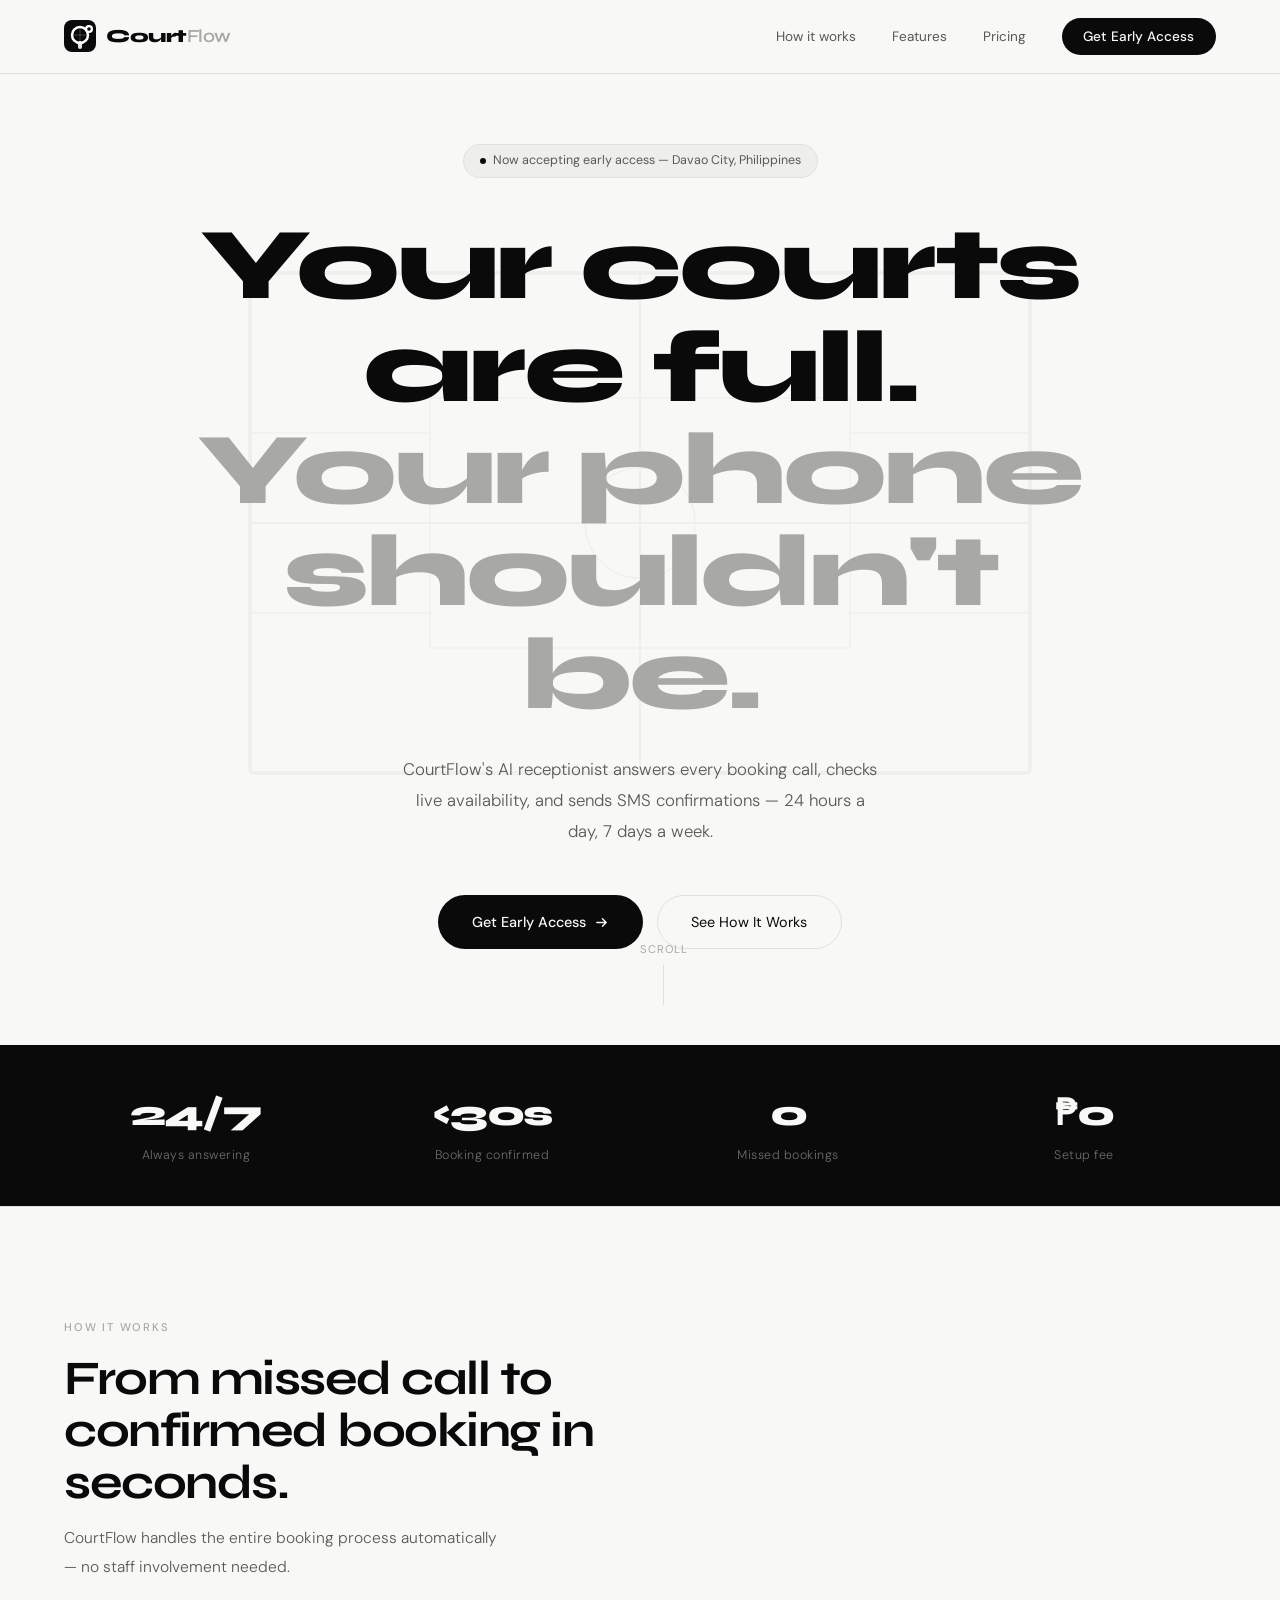
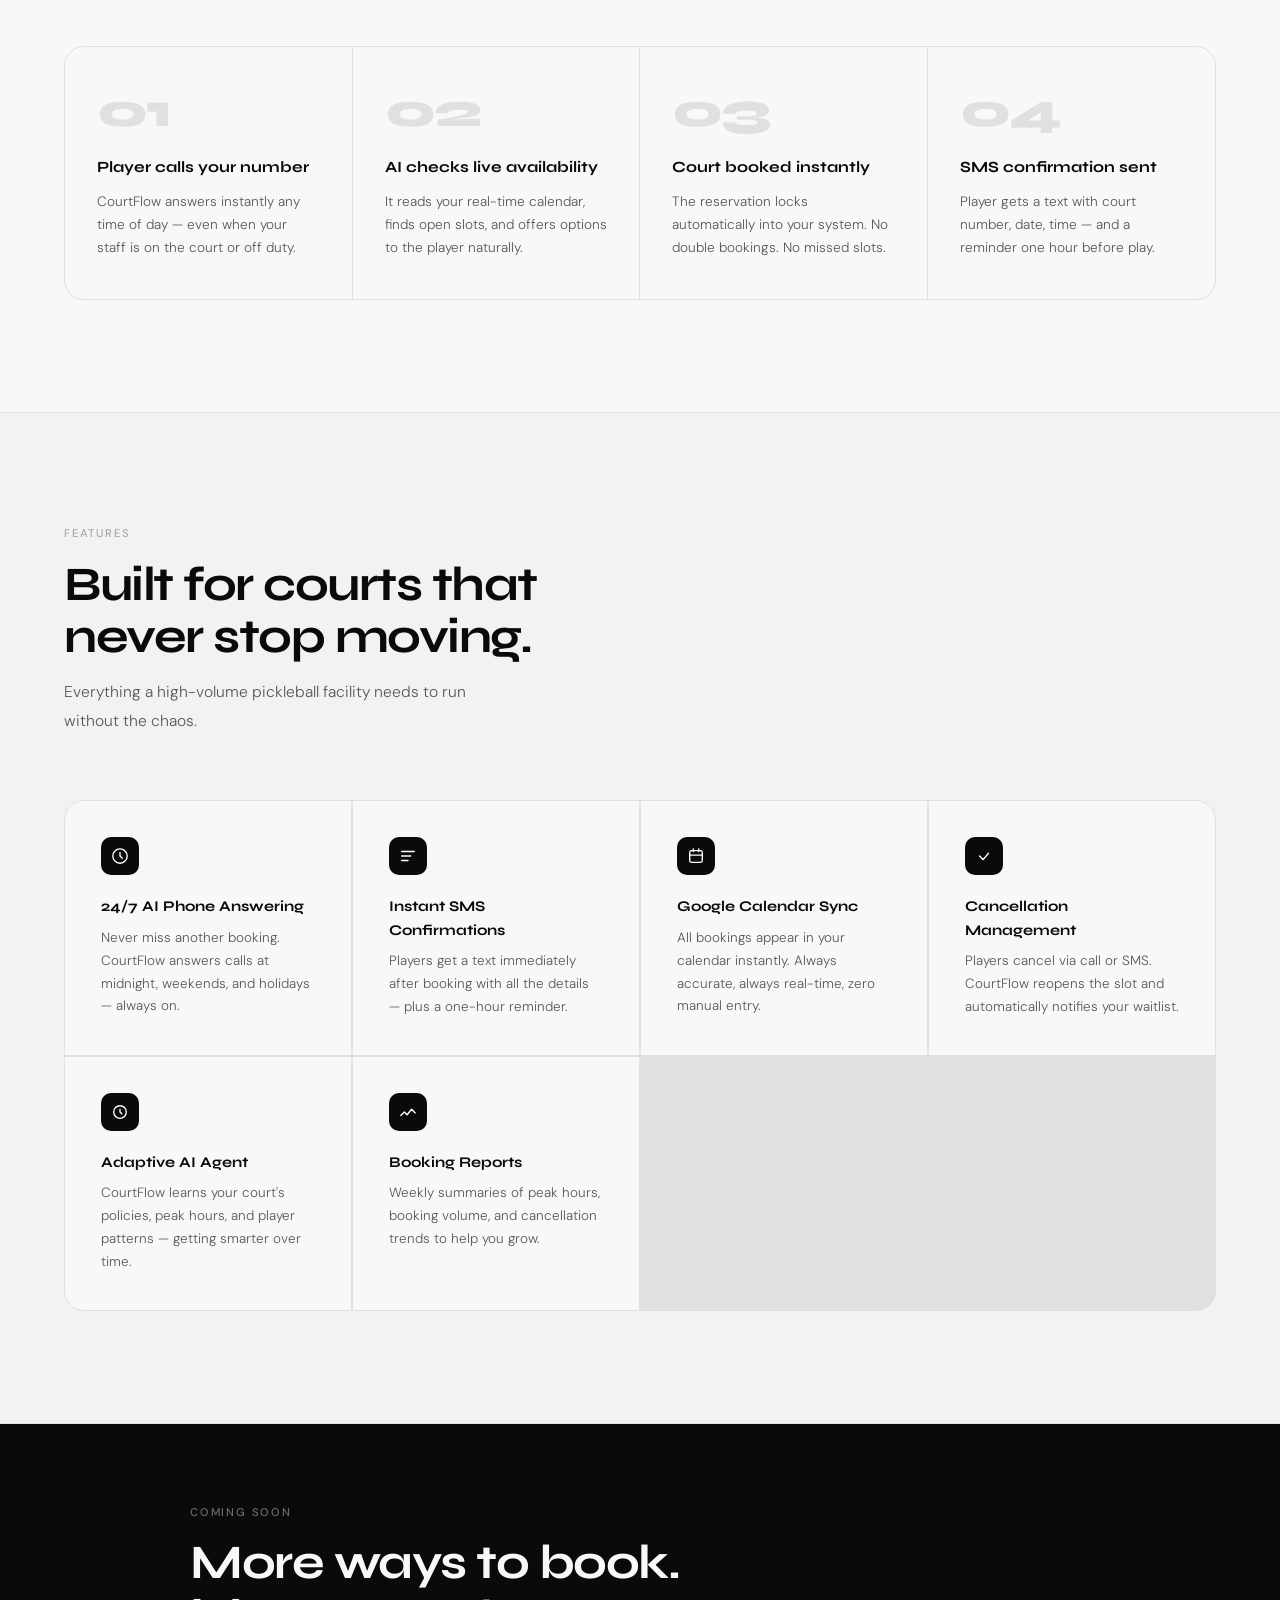
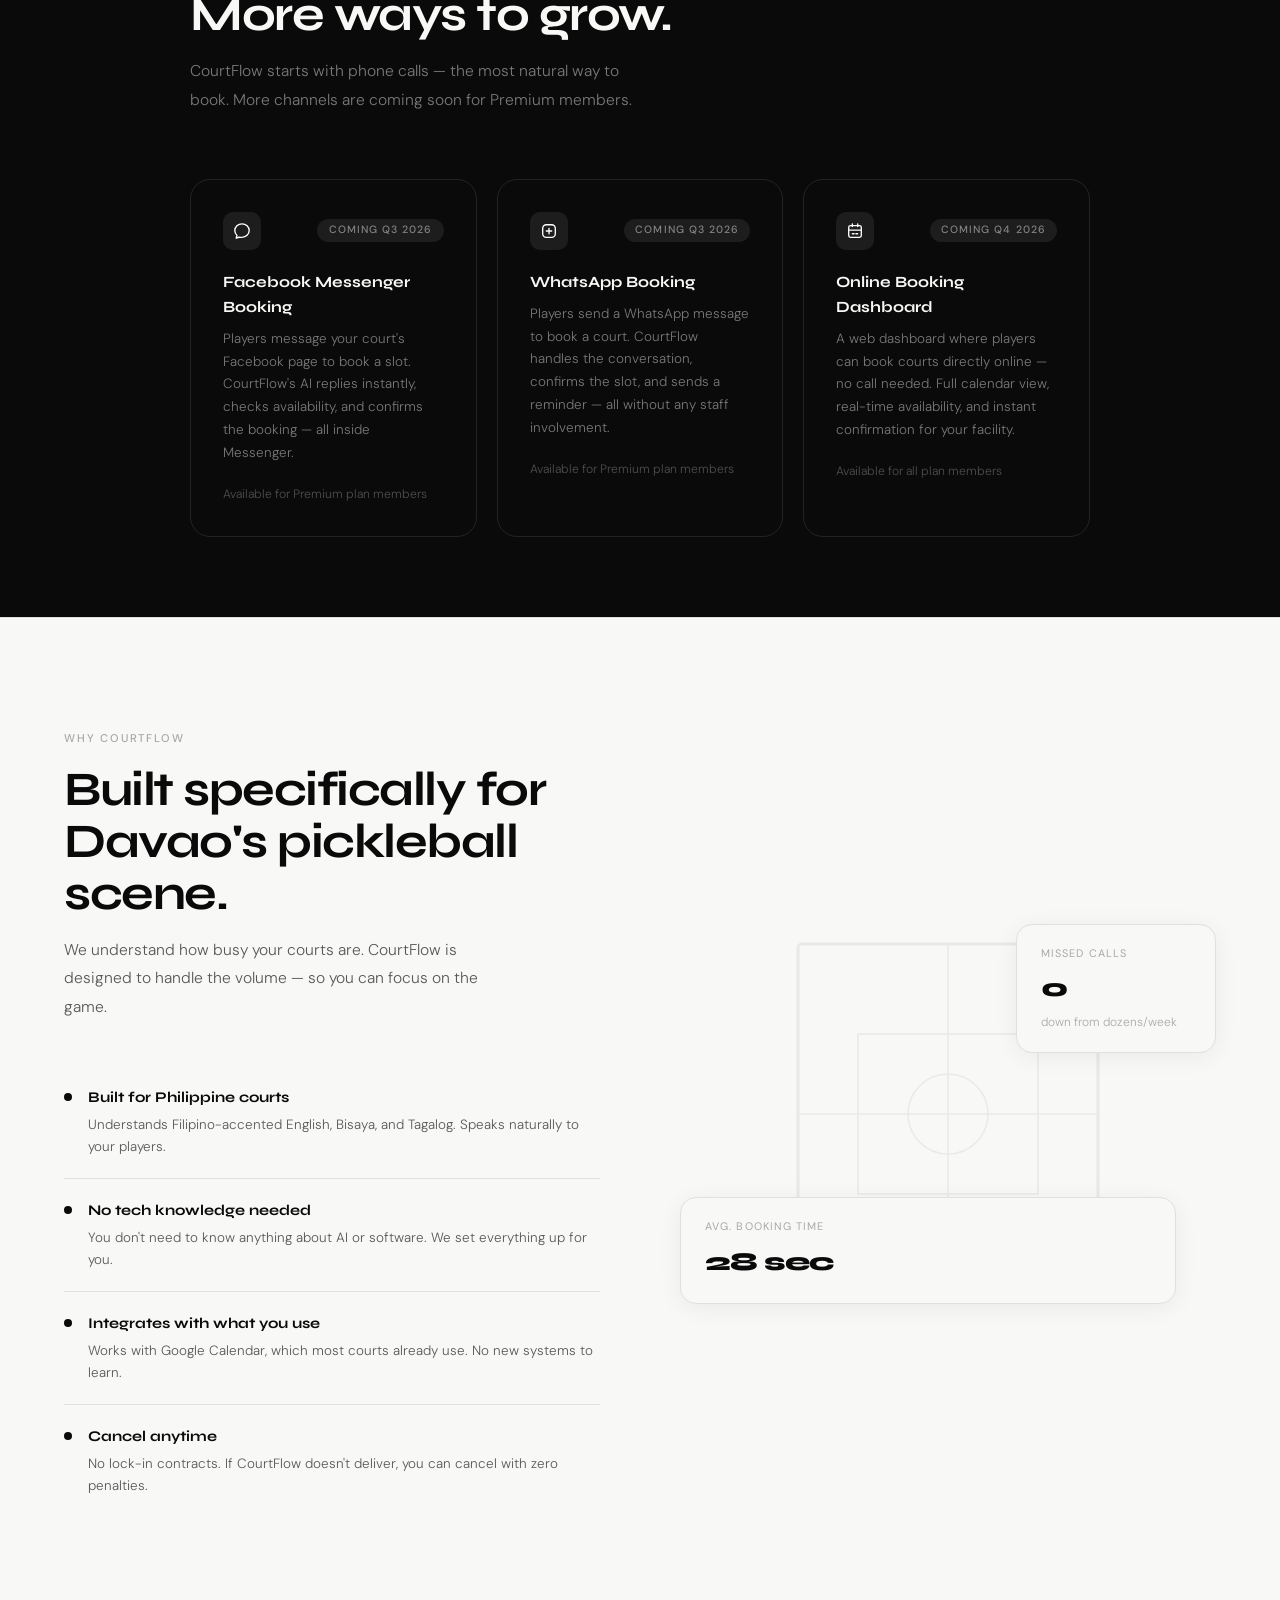
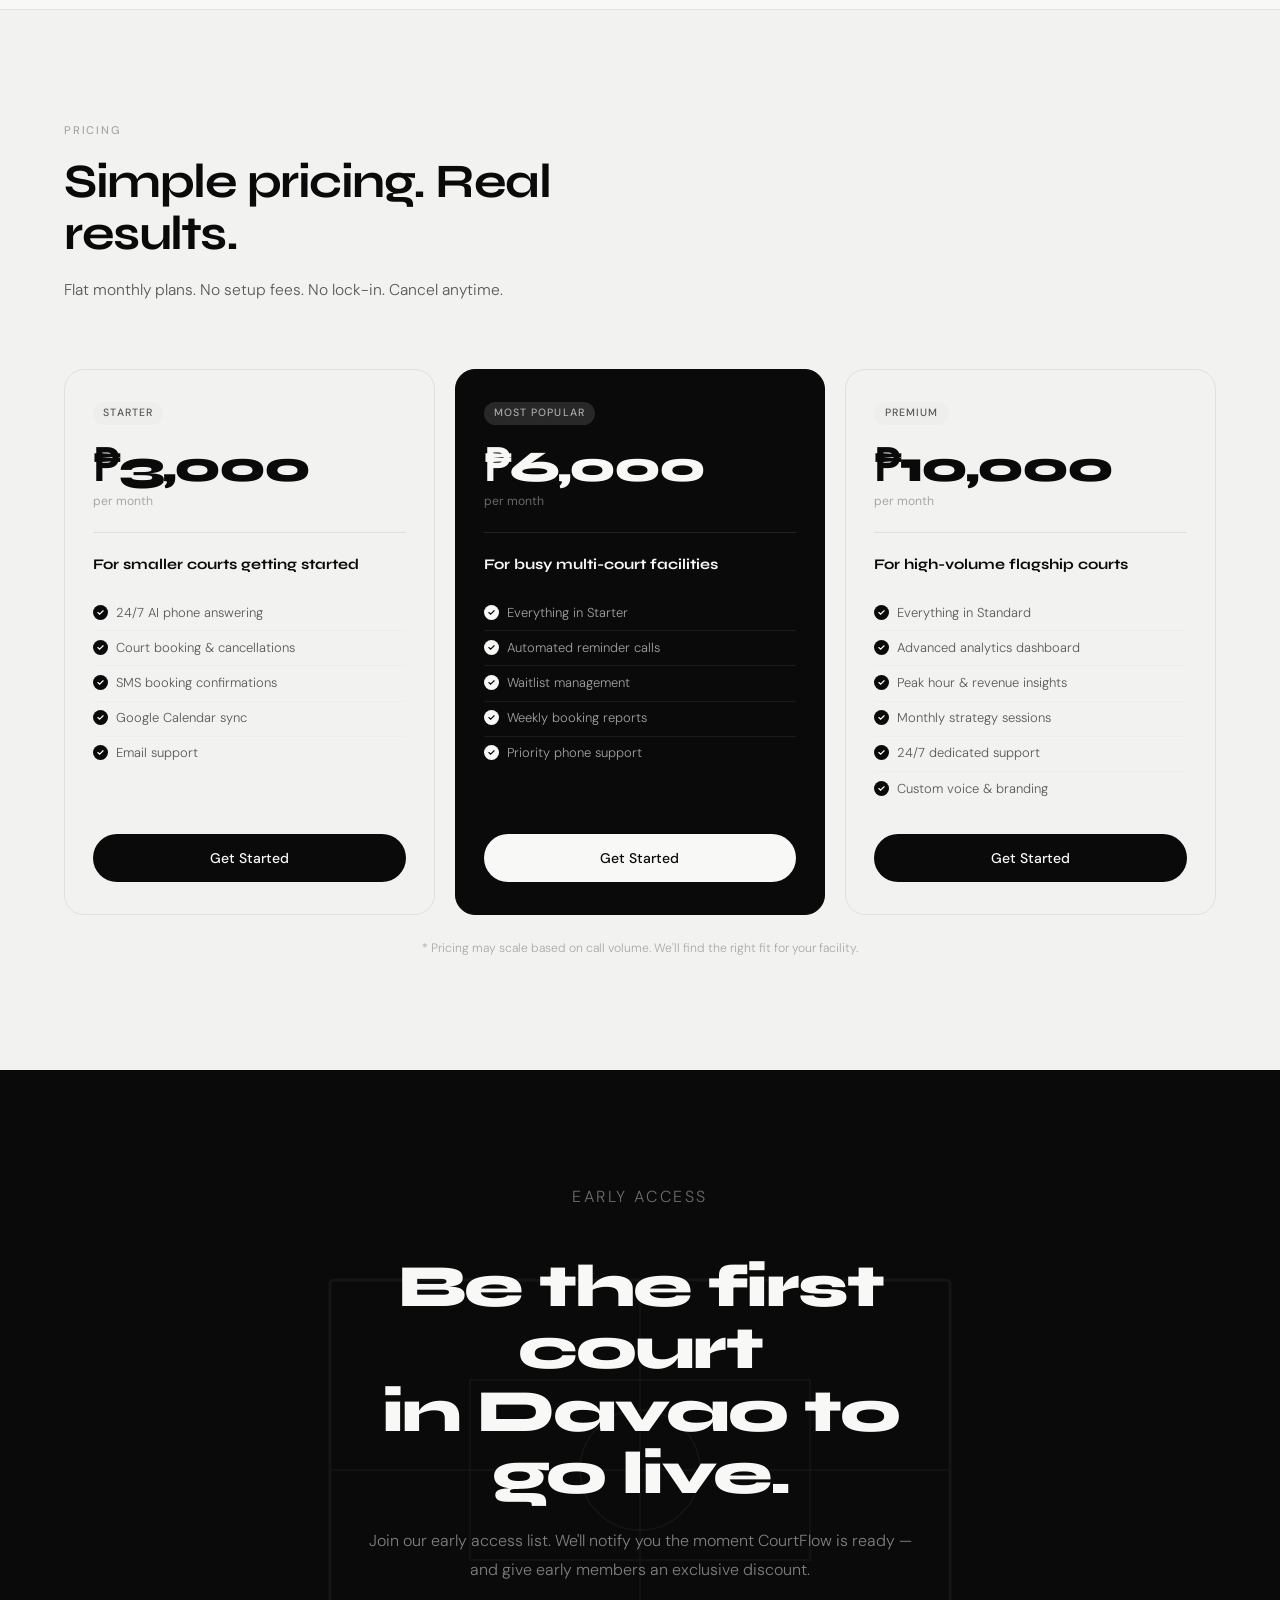
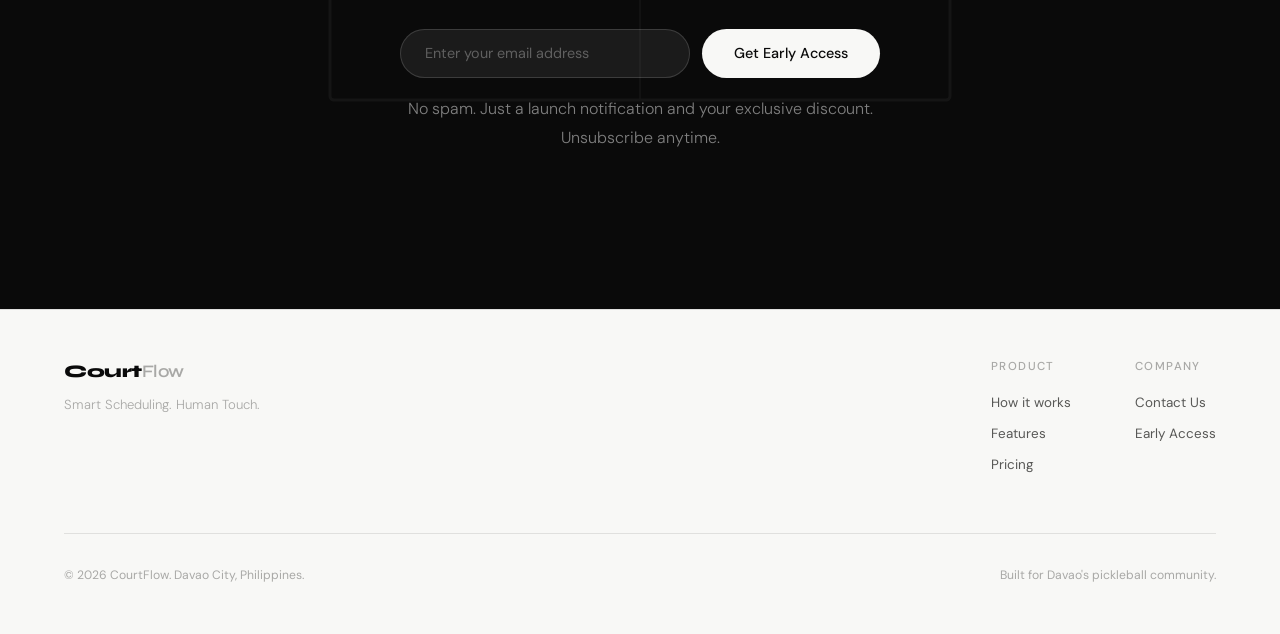
<file: courtflow-final.html>
<!DOCTYPE html>
<html lang="en">
<head>
<meta charset="UTF-8"/>
<meta name="viewport" content="width=device-width, initial-scale=1.0"/>
<meta name="description" content="CourtFlow — AI-powered court booking for pickleball facilities in Davao City. 24/7 automated scheduling, SMS confirmations, and calendar sync."/>
<title>CourtFlow — AI Booking for Pickleball Courts</title>
<link href="https://fonts.googleapis.com/css2?family=Syne:wght@400;500;600;700;800&family=DM+Sans:ital,wght@0,300;0,400;0,500;1,300&display=swap" rel="stylesheet"/>
<style>
*,*::before,*::after{box-sizing:border-box;margin:0;padding:0}
:root{
  --black:#0a0a0a;
  --white:#f8f8f6;
  --off-white:#f2f2f0;
  --gray-100:#eeeeec;
  --gray-200:#e0e0de;
  --gray-400:#a8a8a6;
  --gray-600:#585856;
  --display:'Syne',sans-serif;
  --body:'DM Sans',sans-serif;
}
html{scroll-behavior:smooth;font-size:16px}
body{font-family:var(--body);background:var(--white);color:var(--black);line-height:1.6;overflow-x:hidden}

/* SCROLLBAR */
::-webkit-scrollbar{width:4px}
::-webkit-scrollbar-track{background:var(--white)}
::-webkit-scrollbar-thumb{background:var(--gray-200);border-radius:2px}

/* ANIMATIONS */
.reveal{opacity:0;transform:translateY(28px);transition:opacity 0.7s ease,transform 0.7s ease}
.reveal.visible{opacity:1;transform:none}
.reveal-left{opacity:0;transform:translateX(-28px);transition:opacity 0.7s ease,transform 0.7s ease}
.reveal-left.visible{opacity:1;transform:none}
.reveal-right{opacity:0;transform:translateX(28px);transition:opacity 0.7s ease,transform 0.7s ease}
.reveal-right.visible{opacity:1;transform:none}
@keyframes fadeUp{from{opacity:0;transform:translateY(22px)}to{opacity:1;transform:none}}
@keyframes pulse{0%,100%{opacity:1}50%{opacity:.3}}
@keyframes spin{to{transform:rotate(360deg)}}

/* NAV */
nav{
  position:fixed;top:0;left:0;right:0;z-index:200;
  display:flex;align-items:center;justify-content:space-between;
  padding:1.1rem 5%;
  background:rgba(248,248,246,0.92);
  backdrop-filter:blur(20px);
  border-bottom:1px solid var(--gray-200);
  transition:padding 0.3s;
}
nav.scrolled{padding:.85rem 5%}
.nav-logo{display:flex;align-items:center;gap:10px;text-decoration:none}
.nav-wordmark{font-family:var(--display);font-size:1.15rem;font-weight:800;color:var(--black);letter-spacing:-.5px}
.nav-wordmark span{color:var(--gray-400);font-weight:600}
.nav-links{display:flex;align-items:center;gap:2.25rem}
.nav-links a{font-size:.85rem;color:var(--gray-600);text-decoration:none;font-weight:400;transition:color .2s}
.nav-links a:hover{color:var(--black)}
.nav-cta{background:var(--black)!important;color:var(--white)!important;padding:.5rem 1.35rem;border-radius:999px;font-size:.85rem!important;font-weight:500!important;transition:opacity .2s!important}
.nav-cta:hover{opacity:.8}
.hamburger{display:none;flex-direction:column;gap:5px;cursor:pointer;padding:4px}
.hamburger span{width:22px;height:1.5px;background:var(--black);transition:.3s}
.hamburger.open span:nth-child(1){transform:translateY(6.5px) rotate(45deg)}
.hamburger.open span:nth-child(2){opacity:0}
.hamburger.open span:nth-child(3){transform:translateY(-6.5px) rotate(-45deg)}
.mobile-menu{display:none;position:fixed;top:0;left:0;right:0;bottom:0;background:var(--white);z-index:199;flex-direction:column;align-items:center;justify-content:center;gap:2.5rem}
.mobile-menu.open{display:flex}
.mobile-menu a{font-family:var(--display);font-size:2rem;font-weight:700;color:var(--black);text-decoration:none;letter-spacing:-1px}
.mobile-menu a:hover{color:var(--gray-400)}

/* HERO */
.hero{
  min-height:100vh;
  display:flex;flex-direction:column;align-items:center;justify-content:center;
  text-align:center;padding:9rem 5% 6rem;
  position:relative;overflow:hidden;
}
.hero-court-bg{
  position:absolute;top:50%;left:50%;
  transform:translate(-50%,-50%);
  opacity:.032;width:900px;
  pointer-events:none;
}
.hero-badge{
  display:inline-flex;align-items:center;gap:7px;
  background:var(--gray-100);border:1px solid var(--gray-200);
  border-radius:999px;padding:.38rem 1rem;
  font-size:.78rem;color:var(--gray-600);margin-bottom:2.25rem;font-weight:400;
  animation:fadeUp .5s ease both;
}
.badge-dot{width:6px;height:6px;background:var(--black);border-radius:50%;animation:pulse 2s infinite}
.hero h1{
  font-family:var(--display);
  font-size:clamp(3.2rem,8vw,6.5rem);
  font-weight:800;line-height:1.0;letter-spacing:-3px;
  color:var(--black);max-width:920px;margin-bottom:1.75rem;
  animation:fadeUp .5s .1s ease both;
}
.hero h1 em{font-style:normal;color:var(--gray-400)}
.hero-sub{
  font-size:1.05rem;color:var(--gray-600);max-width:480px;
  margin:0 auto 3rem;font-weight:300;line-height:1.85;
  animation:fadeUp .5s .2s ease both;
}
.hero-ctas{display:flex;gap:.875rem;justify-content:center;flex-wrap:wrap;animation:fadeUp .5s .3s ease both}
.btn-dark{
  background:var(--black);color:var(--white);
  padding:.9rem 2.1rem;border-radius:999px;
  font-size:.9rem;font-weight:500;text-decoration:none;
  transition:opacity .2s,transform .2s;
  display:inline-flex;align-items:center;gap:8px;
}
.btn-dark:hover{opacity:.82;transform:translateY(-2px)}
.btn-light{
  background:transparent;color:var(--black);
  padding:.9rem 2.1rem;border-radius:999px;
  border:1.5px solid var(--gray-200);
  font-size:.9rem;font-weight:400;text-decoration:none;
  transition:border-color .2s,transform .2s;
  display:inline-flex;align-items:center;gap:8px;
}
.btn-light:hover{border-color:var(--black);transform:translateY(-2px)}
.hero-scroll{
  position:absolute;bottom:2.5rem;left:50%;transform:translateX(-50%);
  display:flex;flex-direction:column;align-items:center;gap:6px;
  opacity:0;animation:fadeUp .5s .8s ease forwards;
}
.scroll-line{width:1px;height:40px;background:var(--gray-200);position:relative;overflow:hidden}
.scroll-line::after{content:'';position:absolute;top:-100%;left:0;width:100%;height:100%;background:var(--black);animation:scrollDown 1.8s ease infinite}
@keyframes scrollDown{0%{top:-100%}100%{top:100%}}
.scroll-label{font-size:.7rem;color:var(--gray-400);letter-spacing:.1em;text-transform:uppercase}

/* STATS BAR */
.stats-bar{
  background:var(--black);
  padding:2.5rem 5%;
  display:grid;grid-template-columns:repeat(auto-fit,minmax(140px,1fr));
  gap:2rem;text-align:center;
}
.stat-num{font-family:var(--display);font-size:2.25rem;font-weight:800;color:var(--white);letter-spacing:-1.5px;margin-bottom:.2rem}
.stat-label{font-size:.78rem;color:rgba(255,255,255,.4);font-weight:300;letter-spacing:.04em}

/* SECTIONS */
section{padding:7rem 5%}
.section-eyebrow{font-size:.7rem;text-transform:uppercase;letter-spacing:.16em;color:var(--gray-400);margin-bottom:1rem;font-weight:500}
.section-h{font-family:var(--display);font-size:clamp(2rem,4vw,3rem);font-weight:700;letter-spacing:-1.5px;line-height:1.08;color:var(--black);max-width:560px;margin-bottom:1rem}
.section-sub{font-size:.975rem;color:var(--gray-600);max-width:440px;font-weight:300;margin-bottom:4rem;line-height:1.85}
hr.divider{border:none;border-top:1px solid var(--gray-200)}

/* HOW IT WORKS */
.steps-grid{display:grid;grid-template-columns:repeat(auto-fit,minmax(200px,1fr));border:1.5px solid var(--gray-200);border-radius:20px;overflow:hidden}
.step{padding:2.5rem 2rem;border-right:1.5px solid var(--gray-200);transition:background .2s}
.step:last-child{border-right:none}
.step:hover{background:var(--gray-100)}
.step-num{font-family:var(--display);font-size:3rem;font-weight:800;color:var(--gray-200);margin-bottom:1.25rem;letter-spacing:-2px;line-height:1}
.step h3{font-family:var(--display);font-size:.975rem;font-weight:700;margin-bottom:.6rem;color:var(--black)}
.step p{font-size:.85rem;color:var(--gray-600);font-weight:300;line-height:1.7}

/* FEATURES */
.features-grid{display:grid;grid-template-columns:repeat(auto-fit,minmax(255px,1fr));gap:1.5px;background:var(--gray-200);border:1.5px solid var(--gray-200);border-radius:20px;overflow:hidden}
.feat{background:var(--white);padding:2.25rem;transition:background .25s}
.feat:hover{background:var(--gray-100)}
.feat-icon{width:38px;height:38px;background:var(--black);border-radius:10px;display:flex;align-items:center;justify-content:center;margin-bottom:1.25rem}
.feat h3{font-family:var(--display);font-size:.925rem;font-weight:700;margin-bottom:.5rem;color:var(--black)}
.feat p{font-size:.84rem;color:var(--gray-600);font-weight:300;line-height:1.7}

/* WHY SECTION */
.why-grid{display:grid;grid-template-columns:1fr 1fr;gap:5rem;align-items:center}
.why-visual{position:relative;height:420px}
.why-court{position:absolute;inset:0;display:flex;align-items:center;justify-content:center}
.why-card{
  position:absolute;background:var(--white);border:1.5px solid var(--gray-200);
  border-radius:16px;padding:1.25rem 1.5rem;
  font-size:.82rem;font-weight:400;color:var(--black);
  box-shadow:0 4px 24px rgba(0,0,0,.06);
}
.why-card.c1{bottom:20px;left:0;right:40px;font-size:.8rem}
.why-card.c2{top:20px;right:0;width:200px}
.why-card-label{font-size:.68rem;text-transform:uppercase;letter-spacing:.1em;color:var(--gray-400);margin-bottom:.4rem}
.why-card-val{font-family:var(--display);font-size:1.6rem;font-weight:800;letter-spacing:-1px;color:var(--black)}
.why-list{list-style:none;display:flex;flex-direction:column;gap:1.25rem}
.why-item{display:flex;align-items:flex-start;gap:1rem;padding-bottom:1.25rem;border-bottom:1px solid var(--gray-200)}
.why-item:last-child{border-bottom:none;padding-bottom:0}
.why-dot{width:8px;height:8px;background:var(--black);border-radius:50%;flex-shrink:0;margin-top:7px}
.why-item h4{font-family:var(--display);font-size:.925rem;font-weight:700;margin-bottom:.25rem;color:var(--black)}
.why-item p{font-size:.84rem;color:var(--gray-600);font-weight:300;line-height:1.65}

/* PRICING */
.pricing-grid{display:grid;grid-template-columns:repeat(3,1fr);gap:1.25rem;margin-bottom:1.5rem}
.pc{border:1.5px solid var(--gray-200);border-radius:20px;padding:2rem 1.75rem;display:flex;flex-direction:column;transition:transform .2s,border-color .2s,box-shadow .2s}
.pc:hover{transform:translateY(-5px);border-color:var(--black);box-shadow:0 12px 40px rgba(0,0,0,.08)}
.pc.featured{background:var(--black);border-color:var(--black)}
.pc-badge{display:inline-block;font-size:.66rem;text-transform:uppercase;letter-spacing:.1em;padding:.2rem .65rem;border-radius:999px;background:var(--gray-100);color:var(--gray-600);margin-bottom:1.25rem;font-weight:500;align-self:flex-start}
.pc.featured .pc-badge{background:rgba(255,255,255,.12);color:rgba(255,255,255,.6)}
.pc-price{font-family:var(--display);font-size:2.75rem;font-weight:800;letter-spacing:-2px;line-height:1;margin-bottom:.2rem;color:var(--black)}
.pc.featured .pc-price{color:var(--white)}
.pc-period{font-size:.76rem;color:var(--gray-400);margin-bottom:1.25rem}
.pc.featured .pc-period{color:rgba(255,255,255,.38)}
.pc-name{font-family:var(--display);font-size:.92rem;font-weight:700;color:var(--black);border-top:1.5px solid var(--gray-200);padding-top:1.25rem;margin-bottom:1.25rem}
.pc.featured .pc-name{color:var(--white);border-top-color:rgba(255,255,255,.1)}
.pc-features{list-style:none;margin-bottom:1.75rem;flex:1}
.pc-features li{font-size:.81rem;color:var(--gray-600);padding:.42rem 0;display:flex;align-items:flex-start;gap:8px;font-weight:300;border-bottom:1px solid var(--gray-100)}
.pc-features li:last-child{border-bottom:none}
.pc.featured .pc-features li{color:rgba(255,255,255,.62);border-bottom-color:rgba(255,255,255,.07)}
.chk{width:15px;height:15px;background:var(--black);border-radius:50%;display:inline-flex;align-items:center;justify-content:center;flex-shrink:0;margin-top:2px}
.pc.featured .chk{background:var(--white)}
.btn-plan{display:block;text-align:center;padding:.8rem;border-radius:999px;font-size:.875rem;font-weight:500;text-decoration:none;transition:opacity .2s;background:var(--black);color:var(--white);margin-top:auto}
.pc.featured .btn-plan{background:var(--white);color:var(--black)}
.btn-plan:hover{opacity:.72}
.pricing-note{font-size:.76rem;color:var(--gray-400);text-align:center;font-weight:300;margin-top:1rem}

/* EMAIL CTA */
.email-section{background:var(--black);padding:7rem 5%;position:relative;overflow:hidden}
.email-court-bg{position:absolute;top:50%;left:50%;transform:translate(-50%,-50%);opacity:.045;width:700px;pointer-events:none}
.email-inner{max-width:560px;margin:0 auto;text-align:center;position:relative}
.email-section h2{font-family:var(--display);font-size:clamp(2rem,5vw,3.75rem);font-weight:800;letter-spacing:-2px;line-height:1.04;color:var(--white);margin-bottom:1.25rem}
.email-section p{font-size:1rem;color:rgba(255,255,255,.48);font-weight:300;line-height:1.85;margin-bottom:2.75rem}
.email-form-wrap{display:flex;gap:.75rem;max-width:480px;margin:0 auto;flex-wrap:wrap;justify-content:center}
.email-input{
  flex:1;min-width:220px;
  padding:.9rem 1.5rem;
  border:1.5px solid rgba(255,255,255,.15);
  border-radius:999px;
  font-family:var(--body);font-size:.9rem;
  color:var(--white);background:rgba(255,255,255,.07);
  outline:none;transition:border-color .2s;
}
.email-input::placeholder{color:rgba(255,255,255,.3)}
.email-input:focus{border-color:rgba(255,255,255,.4)}
.btn-submit{
  background:var(--white);color:var(--black);
  padding:.9rem 2rem;border-radius:999px;
  font-size:.9rem;font-weight:500;
  border:none;cursor:pointer;
  font-family:var(--body);
  transition:opacity .2s,transform .2s;
  white-space:nowrap;
}
.btn-submit:hover{opacity:.85;transform:translateY(-2px)}
.btn-submit.loading{opacity:.6;pointer-events:none}
.form-note{font-size:.72rem;color:rgba(255,255,255,.28);margin-top:1rem;line-height:1.6}
.success-msg{display:none;color:var(--white);font-size:.95rem;font-weight:400;margin-top:1.5rem;padding:1rem 1.5rem;border:1px solid rgba(255,255,255,.15);border-radius:12px;background:rgba(255,255,255,.06)}
.success-msg.show{display:block}

/* FOOTER */
footer{padding:3rem 5%;border-top:1px solid var(--gray-200)}
.footer-top{display:flex;justify-content:space-between;align-items:flex-start;margin-bottom:3rem;flex-wrap:wrap;gap:2rem}
.footer-brand{}
.footer-logo-text{font-family:var(--display);font-size:1.1rem;font-weight:800;color:var(--black);letter-spacing:-.5px;margin-bottom:.5rem}
.footer-logo-text span{color:var(--gray-400);font-weight:600}
.footer-tagline{font-size:.82rem;color:var(--gray-400);font-weight:300}
.footer-links-group{display:flex;gap:4rem;flex-wrap:wrap}
.footer-col h5{font-size:.72rem;text-transform:uppercase;letter-spacing:.12em;color:var(--gray-400);margin-bottom:1rem;font-weight:500}
.footer-col a{display:block;font-size:.84rem;color:var(--gray-600);text-decoration:none;margin-bottom:.6rem;transition:color .2s}
.footer-col a:hover{color:var(--black)}
.footer-bottom{display:flex;justify-content:space-between;align-items:center;padding-top:2rem;border-top:1px solid var(--gray-200);flex-wrap:wrap;gap:1rem}
.footer-copy{font-size:.76rem;color:var(--gray-400)}
.footer-made{font-size:.76rem;color:var(--gray-400)}

/* RESPONSIVE */
@media(max-width:1024px){
  .why-grid{grid-template-columns:1fr}
  .why-visual{display:none}
  .pricing-grid{grid-template-columns:1fr}
}
@media(max-width:768px){
  .nav-links{display:none}
  .hamburger{display:flex}
  .steps-grid{grid-template-columns:1fr}
  .step{border-right:none;border-bottom:1.5px solid var(--gray-200)}
  .step:last-child{border-bottom:none}
  .hero h1{letter-spacing:-2px}
  .stats-bar{grid-template-columns:repeat(2,1fr)}
  footer{padding:2.5rem 5%}
  .footer-top{flex-direction:column}
  .footer-bottom{flex-direction:column;text-align:center}
}
</style>
</head>
<body>

<!-- MOBILE MENU -->
<div class="mobile-menu" id="mobileMenu">
  <a href="#how" onclick="closeMobile()">How it works</a>
  <a href="#features" onclick="closeMobile()">Features</a>
  <a href="#pricing" onclick="closeMobile()">Pricing</a>
  <a href="#early-access" onclick="closeMobile()" style="color:var(--gray-400)">Get Early Access</a>
</div>

<!-- NAV -->
<nav id="navbar">
  <a href="#" class="nav-logo">
    <svg width="32" height="32" viewBox="0 0 32 32" fill="none">
      <rect width="32" height="32" rx="8" fill="#0a0a0a"/>
      <rect x="14" y="21" width="4" height="8" rx="2" fill="white" opacity=".9"/>
      <rect x="8" y="7" width="16" height="16" rx="8" fill="none" stroke="white" stroke-width="2.5"/>
      <line x1="16" y1="7" x2="16" y2="23" stroke="white" stroke-width="1" opacity=".22"/>
      <line x1="8" y1="15" x2="24" y2="15" stroke="white" stroke-width="1" opacity=".22"/>
      <circle cx="25" cy="9" r="4" fill="white"/>
      <circle cx="25" cy="9" r="1.8" fill="#0a0a0a"/>
    </svg>
    <span class="nav-wordmark">Court<span>Flow</span></span>
  </a>
  <div class="nav-links">
    <a href="#how">How it works</a>
    <a href="#features">Features</a>
    <a href="#pricing">Pricing</a>
    <a href="#early-access" class="nav-cta">Get Early Access</a>
  </div>
  <div class="hamburger" id="hamburger" onclick="toggleMobile()">
    <span></span><span></span><span></span>
  </div>
</nav>

<!-- HERO -->
<section class="hero">
  <svg class="hero-court-bg" viewBox="0 0 900 620" fill="none" xmlns="http://www.w3.org/2000/svg">
    <rect x="60" y="60" width="780" height="500" rx="4" stroke="#0a0a0a" stroke-width="4"/>
    <line x1="450" y1="60" x2="450" y2="560" stroke="#0a0a0a" stroke-width="2"/>
    <line x1="60" y1="310" x2="840" y2="310" stroke="#0a0a0a" stroke-width="2"/>
    <rect x="240" y="185" width="420" height="250" stroke="#0a0a0a" stroke-width="1.5"/>
    <line x1="60" y1="220" x2="240" y2="220" stroke="#0a0a0a" stroke-width="1.5"/>
    <line x1="660" y1="220" x2="840" y2="220" stroke="#0a0a0a" stroke-width="1.5"/>
    <line x1="60" y1="400" x2="240" y2="400" stroke="#0a0a0a" stroke-width="1.5"/>
    <line x1="660" y1="400" x2="840" y2="400" stroke="#0a0a0a" stroke-width="1.5"/>
    <circle cx="450" cy="310" r="55" stroke="#0a0a0a" stroke-width="1.5" fill="none"/>
  </svg>

  <div class="hero-badge">
    <span class="badge-dot"></span>
    Now accepting early access — Davao City, Philippines
  </div>

  <h1>Your courts are full.<br/><em>Your phone<br/>shouldn't be.</em></h1>

  <p class="hero-sub">CourtFlow's AI receptionist answers every booking call, checks live availability, and sends SMS confirmations — 24 hours a day, 7 days a week.</p>

  <div class="hero-ctas">
    <a href="#early-access" class="btn-dark">
      Get Early Access
      <svg width="15" height="15" viewBox="0 0 16 16" fill="none"><path d="M3 8h10M9 4l4 4-4 4" stroke="currentColor" stroke-width="1.5" stroke-linecap="round" stroke-linejoin="round"/></svg>
    </a>
    <a href="#how" class="btn-light">See How It Works</a>
  </div>

  <div class="hero-scroll">
    <span class="scroll-label">Scroll</span>
    <div class="scroll-line"></div>
  </div>
</section>

<!-- STATS -->
<div class="stats-bar">
  <div class="reveal">
    <div class="stat-num">24/7</div>
    <div class="stat-label">Always answering</div>
  </div>
  <div class="reveal">
    <div class="stat-num">&lt;30s</div>
    <div class="stat-label">Booking confirmed</div>
  </div>
  <div class="reveal">
    <div class="stat-num">0</div>
    <div class="stat-label">Missed bookings</div>
  </div>
  <div class="reveal">
    <div class="stat-num">₱0</div>
    <div class="stat-label">Setup fee</div>
  </div>
</div>

<hr class="divider"/>

<!-- HOW IT WORKS -->
<section id="how">
  <p class="section-eyebrow reveal">How It Works</p>
  <h2 class="section-h reveal">From missed call to confirmed booking in seconds.</h2>
  <p class="section-sub reveal">CourtFlow handles the entire booking process automatically — no staff involvement needed.</p>

  <div class="steps-grid">
    <div class="step reveal">
      <div class="step-num">01</div>
      <h3>Player calls your number</h3>
      <p>CourtFlow answers instantly any time of day — even when your staff is on the court or off duty.</p>
    </div>
    <div class="step reveal">
      <div class="step-num">02</div>
      <h3>AI checks live availability</h3>
      <p>It reads your real-time calendar, finds open slots, and offers options to the player naturally.</p>
    </div>
    <div class="step reveal">
      <div class="step-num">03</div>
      <h3>Court booked instantly</h3>
      <p>The reservation locks automatically into your system. No double bookings. No missed slots.</p>
    </div>
    <div class="step reveal">
      <div class="step-num">04</div>
      <h3>SMS confirmation sent</h3>
      <p>Player gets a text with court number, date, time — and a reminder one hour before play.</p>
    </div>
  </div>
</section>

<hr class="divider"/>

<!-- FEATURES -->
<section id="features" style="background:var(--off-white)">
  <p class="section-eyebrow reveal">Features</p>
  <h2 class="section-h reveal">Built for courts that never stop moving.</h2>
  <p class="section-sub reveal">Everything a high-volume pickleball facility needs to run without the chaos.</p>

  <div class="features-grid">
    <div class="feat reveal">
      <div class="feat-icon">
        <svg width="18" height="18" viewBox="0 0 20 20" fill="none"><circle cx="10" cy="10" r="8" stroke="white" stroke-width="1.5"/><path d="M10 6v4l2.5 2.5" stroke="white" stroke-width="1.5" stroke-linecap="round"/></svg>
      </div>
      <h3>24/7 AI Phone Answering</h3>
      <p>Never miss another booking. CourtFlow answers calls at midnight, weekends, and holidays — always on.</p>
    </div>
    <div class="feat reveal">
      <div class="feat-icon">
        <svg width="18" height="18" viewBox="0 0 20 20" fill="none"><path d="M3 5h14M3 10h10M3 15h7" stroke="white" stroke-width="1.5" stroke-linecap="round"/></svg>
      </div>
      <h3>Instant SMS Confirmations</h3>
      <p>Players get a text immediately after booking with all the details — plus a one-hour reminder.</p>
    </div>
    <div class="feat reveal">
      <div class="feat-icon">
        <svg width="18" height="18" viewBox="0 0 20 20" fill="none"><rect x="3" y="4" width="14" height="13" rx="2" stroke="white" stroke-width="1.5"/><path d="M7 2v3M13 2v3M3 9h14" stroke="white" stroke-width="1.5" stroke-linecap="round"/></svg>
      </div>
      <h3>Google Calendar Sync</h3>
      <p>All bookings appear in your calendar instantly. Always accurate, always real-time, zero manual entry.</p>
    </div>
    <div class="feat reveal">
      <div class="feat-icon">
        <svg width="18" height="18" viewBox="0 0 20 20" fill="none"><path d="M5 10l4 4 6-7" stroke="white" stroke-width="1.5" stroke-linecap="round" stroke-linejoin="round"/></svg>
      </div>
      <h3>Cancellation Management</h3>
      <p>Players cancel via call or SMS. CourtFlow reopens the slot and automatically notifies your waitlist.</p>
    </div>
    <div class="feat reveal">
      <div class="feat-icon">
        <svg width="18" height="18" viewBox="0 0 20 20" fill="none"><path d="M10 3c3.87 0 7 3.13 7 7s-3.13 7-7 7-7-3.13-7-7 3.13-7 7-7z" stroke="white" stroke-width="1.5"/><path d="M10 7v3l2 2" stroke="white" stroke-width="1.5" stroke-linecap="round"/></svg>
      </div>
      <h3>Adaptive AI Agent</h3>
      <p>CourtFlow learns your court's policies, peak hours, and player patterns — getting smarter over time.</p>
    </div>
    <div class="feat reveal">
      <div class="feat-icon">
        <svg width="18" height="18" viewBox="0 0 20 20" fill="none"><path d="M2 14l4-4 3 3 5-6 4 4" stroke="white" stroke-width="1.5" stroke-linecap="round" stroke-linejoin="round"/></svg>
      </div>
      <h3>Booking Reports</h3>
      <p>Weekly summaries of peak hours, booking volume, and cancellation trends to help you grow.</p>
    </div>
  </div>
</section>

<hr class="divider"/>

<!-- COMING SOON -->
<section id="coming-soon" style="background:var(--black);padding:5rem 5%">
  <div style="max-width:900px;margin:0 auto">
    <p class="section-eyebrow reveal" style="color:rgba(255,255,255,.4)">Coming Soon</p>
    <h2 class="section-h reveal" style="color:var(--white);max-width:560px">More ways to book.<br/>More ways to grow.</h2>
    <p class="section-sub reveal" style="color:rgba(255,255,255,.45);max-width:460px">CourtFlow starts with phone calls — the most natural way to book. More channels are coming soon for Premium members.</p>

    <div style="display:grid;grid-template-columns:repeat(auto-fit,minmax(260px,1fr));gap:1.25rem;margin-top:1rem">

      <div class="reveal" style="border:1.5px solid rgba(255,255,255,.1);border-radius:20px;padding:2rem;transition:border-color .2s" onmouseover="this.style.borderColor='rgba(255,255,255,.25)'" onmouseout="this.style.borderColor='rgba(255,255,255,.1)'">
        <div style="display:flex;align-items:center;justify-content:space-between;margin-bottom:1.25rem">
          <div style="width:38px;height:38px;background:rgba(255,255,255,.08);border-radius:10px;display:flex;align-items:center;justify-content:center">
            <svg width="18" height="18" viewBox="0 0 20 20" fill="none"><path d="M10 2C5.58 2 2 5.36 2 9.5c0 2.18.93 4.14 2.42 5.54L3.5 18l3.13-1.04A8.23 8.23 0 0010 17c4.42 0 8-3.36 8-7.5S14.42 2 10 2z" stroke="white" stroke-width="1.5" stroke-linejoin="round"/></svg>
          </div>
          <span style="font-size:.66rem;text-transform:uppercase;letter-spacing:.1em;padding:.2rem .7rem;border-radius:999px;background:rgba(255,255,255,.08);color:rgba(255,255,255,.45);font-weight:500">Coming Q3 2026</span>
        </div>
        <h3 style="font-family:var(--display);font-size:.975rem;font-weight:700;color:var(--white);margin-bottom:.5rem">Facebook Messenger Booking</h3>
        <p style="font-size:.84rem;color:rgba(255,255,255,.45);font-weight:300;line-height:1.7">Players message your court's Facebook page to book a slot. CourtFlow's AI replies instantly, checks availability, and confirms the booking — all inside Messenger.</p>
        <div style="margin-top:1.25rem;font-size:.76rem;color:rgba(255,255,255,.28);font-weight:300">Available for Premium plan members</div>
      </div>

      <div class="reveal" style="border:1.5px solid rgba(255,255,255,.1);border-radius:20px;padding:2rem;transition:border-color .2s" onmouseover="this.style.borderColor='rgba(255,255,255,.25)'" onmouseout="this.style.borderColor='rgba(255,255,255,.1)'">
        <div style="display:flex;align-items:center;justify-content:space-between;margin-bottom:1.25rem">
          <div style="width:38px;height:38px;background:rgba(255,255,255,.08);border-radius:10px;display:flex;align-items:center;justify-content:center">
            <svg width="18" height="18" viewBox="0 0 20 20" fill="none"><rect x="3" y="3" width="14" height="14" rx="4" stroke="white" stroke-width="1.5"/><path d="M7 10h6M10 7v6" stroke="white" stroke-width="1.5" stroke-linecap="round"/></svg>
          </div>
          <span style="font-size:.66rem;text-transform:uppercase;letter-spacing:.1em;padding:.2rem .7rem;border-radius:999px;background:rgba(255,255,255,.08);color:rgba(255,255,255,.45);font-weight:500">Coming Q3 2026</span>
        </div>
        <h3 style="font-family:var(--display);font-size:.975rem;font-weight:700;color:var(--white);margin-bottom:.5rem">WhatsApp Booking</h3>
        <p style="font-size:.84rem;color:rgba(255,255,255,.45);font-weight:300;line-height:1.7">Players send a WhatsApp message to book a court. CourtFlow handles the conversation, confirms the slot, and sends a reminder — all without any staff involvement.</p>
        <div style="margin-top:1.25rem;font-size:.76rem;color:rgba(255,255,255,.28);font-weight:300">Available for Premium plan members</div>
      </div>

      <div class="reveal" style="border:1.5px solid rgba(255,255,255,.1);border-radius:20px;padding:2rem;transition:border-color .2s" onmouseover="this.style.borderColor='rgba(255,255,255,.25)'" onmouseout="this.style.borderColor='rgba(255,255,255,.1)'">
        <div style="display:flex;align-items:center;justify-content:space-between;margin-bottom:1.25rem">
          <div style="width:38px;height:38px;background:rgba(255,255,255,.08);border-radius:10px;display:flex;align-items:center;justify-content:center">
            <svg width="18" height="18" viewBox="0 0 20 20" fill="none"><rect x="3" y="4" width="14" height="13" rx="2" stroke="white" stroke-width="1.5"/><path d="M7 2v3M13 2v3M3 9h14" stroke="white" stroke-width="1.5" stroke-linecap="round"/><path d="M7 13h2M11 13h2" stroke="white" stroke-width="1.5" stroke-linecap="round"/></svg>
          </div>
          <span style="font-size:.66rem;text-transform:uppercase;letter-spacing:.1em;padding:.2rem .7rem;border-radius:999px;background:rgba(255,255,255,.08);color:rgba(255,255,255,.45);font-weight:500">Coming Q4 2026</span>
        </div>
        <h3 style="font-family:var(--display);font-size:.975rem;font-weight:700;color:var(--white);margin-bottom:.5rem">Online Booking Dashboard</h3>
        <p style="font-size:.84rem;color:rgba(255,255,255,.45);font-weight:300;line-height:1.7">A web dashboard where players can book courts directly online — no call needed. Full calendar view, real-time availability, and instant confirmation for your facility.</p>
        <div style="margin-top:1.25rem;font-size:.76rem;color:rgba(255,255,255,.28);font-weight:300">Available for all plan members</div>
      </div>

    </div>
  </div>
</section>

<hr class="divider"/>

<!-- WHY COURTFLOW -->
<section id="why">
  <div class="why-grid">
    <div>
      <p class="section-eyebrow reveal-left">Why CourtFlow</p>
      <h2 class="section-h reveal-left">Built specifically for Davao's pickleball scene.</h2>
      <p class="section-sub reveal-left">We understand how busy your courts are. CourtFlow is designed to handle the volume — so you can focus on the game.</p>

      <ul class="why-list">
        <li class="why-item reveal-left">
          <span class="why-dot"></span>
          <div>
            <h4>Built for Philippine courts</h4>
            <p>Understands Filipino-accented English, Bisaya, and Tagalog. Speaks naturally to your players.</p>
          </div>
        </li>
        <li class="why-item reveal-left">
          <span class="why-dot"></span>
          <div>
            <h4>No tech knowledge needed</h4>
            <p>You don't need to know anything about AI or software. We set everything up for you.</p>
          </div>
        </li>
        <li class="why-item reveal-left">
          <span class="why-dot"></span>
          <div>
            <h4>Integrates with what you use</h4>
            <p>Works with Google Calendar, which most courts already use. No new systems to learn.</p>
          </div>
        </li>
        <li class="why-item reveal-left">
          <span class="why-dot"></span>
          <div>
            <h4>Cancel anytime</h4>
            <p>No lock-in contracts. If CourtFlow doesn't deliver, you can cancel with zero penalties.</p>
          </div>
        </li>
      </ul>
    </div>

    <div class="why-visual reveal-right">
      <div class="why-court">
        <svg width="340" height="380" viewBox="0 0 340 380" fill="none" opacity=".06">
          <rect x="20" y="20" width="300" height="340" rx="4" stroke="#0a0a0a" stroke-width="3"/>
          <line x1="170" y1="20" x2="170" y2="360" stroke="#0a0a0a" stroke-width="1.5"/>
          <line x1="20" y1="190" x2="320" y2="190" stroke="#0a0a0a" stroke-width="1.5"/>
          <rect x="80" y="110" width="180" height="160" stroke="#0a0a0a" stroke-width="1.5"/>
          <circle cx="170" cy="190" r="40" stroke="#0a0a0a" stroke-width="1.5" fill="none"/>
        </svg>
      </div>
      <div class="why-card c1">
        <div class="why-card-label">Avg. booking time</div>
        <div class="why-card-val">28 sec</div>
      </div>
      <div class="why-card c2">
        <div class="why-card-label">Missed calls</div>
        <div class="why-card-val" style="color:#0a0a0a">0</div>
        <div style="font-size:.75rem;color:#aaa;margin-top:.2rem;font-weight:300">down from dozens/week</div>
      </div>
    </div>
  </div>
</section>

<hr class="divider"/>

<!-- PRICING -->
<section id="pricing" style="background:var(--off-white)">
  <p class="section-eyebrow reveal">Pricing</p>
  <h2 class="section-h reveal">Simple pricing. Real results.</h2>
  <p class="section-sub reveal">Flat monthly plans. No setup fees. No lock-in. Cancel anytime.</p>

  <div class="pricing-grid">

    <div class="pc reveal">
      <span class="pc-badge">Starter</span>
      <div class="pc-price">₱3,000</div>
      <div class="pc-period">per month</div>
      <div class="pc-name">For smaller courts getting started</div>
      <ul class="pc-features">
        <li><span class="chk"><svg width="7" height="7" viewBox="0 0 8 8" fill="none"><path d="M1 4l2 2 4-4" stroke="white" stroke-width="1.3" stroke-linecap="round"/></svg></span>24/7 AI phone answering</li>
        <li><span class="chk"><svg width="7" height="7" viewBox="0 0 8 8" fill="none"><path d="M1 4l2 2 4-4" stroke="white" stroke-width="1.3" stroke-linecap="round"/></svg></span>Court booking &amp; cancellations</li>
        <li><span class="chk"><svg width="7" height="7" viewBox="0 0 8 8" fill="none"><path d="M1 4l2 2 4-4" stroke="white" stroke-width="1.3" stroke-linecap="round"/></svg></span>SMS booking confirmations</li>
        <li><span class="chk"><svg width="7" height="7" viewBox="0 0 8 8" fill="none"><path d="M1 4l2 2 4-4" stroke="white" stroke-width="1.3" stroke-linecap="round"/></svg></span>Google Calendar sync</li>
        <li><span class="chk"><svg width="7" height="7" viewBox="0 0 8 8" fill="none"><path d="M1 4l2 2 4-4" stroke="white" stroke-width="1.3" stroke-linecap="round"/></svg></span>Email support</li>
      </ul>
      <a href="#early-access" class="btn-plan">Get Started</a>
    </div>

    <div class="pc featured reveal">
      <span class="pc-badge">Most Popular</span>
      <div class="pc-price">₱6,000</div>
      <div class="pc-period">per month</div>
      <div class="pc-name">For busy multi-court facilities</div>
      <ul class="pc-features">
        <li><span class="chk"><svg width="7" height="7" viewBox="0 0 8 8" fill="none"><path d="M1 4l2 2 4-4" stroke="#0a0a0a" stroke-width="1.3" stroke-linecap="round"/></svg></span>Everything in Starter</li>
        <li><span class="chk"><svg width="7" height="7" viewBox="0 0 8 8" fill="none"><path d="M1 4l2 2 4-4" stroke="#0a0a0a" stroke-width="1.3" stroke-linecap="round"/></svg></span>Automated reminder calls</li>
        <li><span class="chk"><svg width="7" height="7" viewBox="0 0 8 8" fill="none"><path d="M1 4l2 2 4-4" stroke="#0a0a0a" stroke-width="1.3" stroke-linecap="round"/></svg></span>Waitlist management</li>
        <li><span class="chk"><svg width="7" height="7" viewBox="0 0 8 8" fill="none"><path d="M1 4l2 2 4-4" stroke="#0a0a0a" stroke-width="1.3" stroke-linecap="round"/></svg></span>Weekly booking reports</li>
        <li><span class="chk"><svg width="7" height="7" viewBox="0 0 8 8" fill="none"><path d="M1 4l2 2 4-4" stroke="#0a0a0a" stroke-width="1.3" stroke-linecap="round"/></svg></span>Priority phone support</li>
      </ul>
      <a href="#early-access" class="btn-plan">Get Started</a>
    </div>

    <div class="pc reveal">
      <span class="pc-badge">Premium</span>
      <div class="pc-price">₱10,000</div>
      <div class="pc-period">per month</div>
      <div class="pc-name">For high-volume flagship courts</div>
      <ul class="pc-features">
        <li><span class="chk"><svg width="7" height="7" viewBox="0 0 8 8" fill="none"><path d="M1 4l2 2 4-4" stroke="white" stroke-width="1.3" stroke-linecap="round"/></svg></span>Everything in Standard</li>
        <li><span class="chk"><svg width="7" height="7" viewBox="0 0 8 8" fill="none"><path d="M1 4l2 2 4-4" stroke="white" stroke-width="1.3" stroke-linecap="round"/></svg></span>Advanced analytics dashboard</li>
        <li><span class="chk"><svg width="7" height="7" viewBox="0 0 8 8" fill="none"><path d="M1 4l2 2 4-4" stroke="white" stroke-width="1.3" stroke-linecap="round"/></svg></span>Peak hour &amp; revenue insights</li>
        <li><span class="chk"><svg width="7" height="7" viewBox="0 0 8 8" fill="none"><path d="M1 4l2 2 4-4" stroke="white" stroke-width="1.3" stroke-linecap="round"/></svg></span>Monthly strategy sessions</li>
        <li><span class="chk"><svg width="7" height="7" viewBox="0 0 8 8" fill="none"><path d="M1 4l2 2 4-4" stroke="white" stroke-width="1.3" stroke-linecap="round"/></svg></span>24/7 dedicated support</li>
        <li><span class="chk"><svg width="7" height="7" viewBox="0 0 8 8" fill="none"><path d="M1 4l2 2 4-4" stroke="white" stroke-width="1.3" stroke-linecap="round"/></svg></span>Custom voice &amp; branding</li>
      </ul>
      <a href="#early-access" class="btn-plan">Get Started</a>
    </div>

  </div>
  <p class="pricing-note reveal">* Pricing may scale based on call volume. We'll find the right fit for your facility.</p>
</section>

<!-- EMAIL CTA / EARLY ACCESS -->
<section id="early-access" class="email-section">
  <svg class="email-court-bg" viewBox="0 0 700 500" fill="none">
    <rect x="40" y="40" width="620" height="420" rx="4" stroke="white" stroke-width="3"/>
    <line x1="350" y1="40" x2="350" y2="460" stroke="white" stroke-width="1.5"/>
    <line x1="40" y1="230" x2="660" y2="230" stroke="white" stroke-width="1.5"/>
    <rect x="180" y="140" width="340" height="180" stroke="white" stroke-width="1.5"/>
    <circle cx="350" cy="230" r="60" stroke="white" stroke-width="1.5" fill="none"/>
  </svg>

  <div class="email-inner">
    <p class="section-eyebrow reveal" style="color:rgba(255,255,255,.4)">Early Access</p>
    <h2 class="reveal">Be the first court<br/>in Davao to go live.</h2>
    <p class="reveal">Join our early access list. We'll notify you the moment CourtFlow is ready — and give early members an exclusive discount.</p>

    <form id="earlyAccessForm" class="email-form-wrap reveal">
      <input type="email" name="email" class="email-input" placeholder="Enter your email address" required/>
      <button type="submit" class="btn-submit" id="submitBtn">Get Early Access</button>
    </form>
    <p class="form-note reveal">No spam. Just a launch notification and your exclusive discount. Unsubscribe anytime.</p>
    <div class="success-msg" id="successMsg">
      You're on the list! We'll reach out soon with your early access details.
    </div>
  </div>
</section>

<!-- FOOTER -->
<footer>
  <div class="footer-top">
    <div class="footer-brand">
      <div class="footer-logo-text">Court<span>Flow</span></div>
      <div class="footer-tagline">Smart Scheduling. Human Touch.</div>
    </div>
    <div class="footer-links-group">
      <div class="footer-col">
        <h5>Product</h5>
        <a href="#how">How it works</a>
        <a href="#features">Features</a>
        <a href="#pricing">Pricing</a>
      </div>
      <div class="footer-col">
        <h5>Company</h5>
        <a href="mailto:hello@courtflow.ph">Contact Us</a>
        <a href="#early-access">Early Access</a>
      </div>
    </div>
  </div>
  <div class="footer-bottom">
    <div class="footer-copy">© 2026 CourtFlow. Davao City, Philippines.</div>
    <div class="footer-made">Built for Davao's pickleball community.</div>
  </div>
</footer>

<script>
// NAV SCROLL
const navbar=document.getElementById('navbar');
window.addEventListener('scroll',()=>{
  navbar.classList.toggle('scrolled',window.scrollY>60);
});

// MOBILE MENU
function toggleMobile(){
  document.getElementById('hamburger').classList.toggle('open');
  document.getElementById('mobileMenu').classList.toggle('open');
}
function closeMobile(){
  document.getElementById('hamburger').classList.remove('open');
  document.getElementById('mobileMenu').classList.remove('open');
}

// SCROLL REVEAL
const observer=new IntersectionObserver((entries)=>{
  entries.forEach(e=>{
    if(e.isIntersecting){
      e.target.classList.add('visible');
    }
  });
},{threshold:0.12});
document.querySelectorAll('.reveal,.reveal-left,.reveal-right').forEach(el=>{
  observer.observe(el);
});

// STAGGER DELAYS
document.querySelectorAll('.steps-grid .step').forEach((el,i)=>{
  el.style.transitionDelay=`${i*0.1}s`;
});
document.querySelectorAll('.features-grid .feat').forEach((el,i)=>{
  el.style.transitionDelay=`${i*0.08}s`;
});
document.querySelectorAll('.pricing-grid .pc').forEach((el,i)=>{
  el.style.transitionDelay=`${i*0.1}s`;
});

// FORMSPREE EMAIL FORM
// IMPORTANT: Replace 'YOUR_FORM_ID' below with your actual Formspree form ID
// Get it free at formspree.io
document.getElementById('earlyAccessForm').addEventListener('submit',async function(e){
  e.preventDefault();
  const btn=document.getElementById('submitBtn');
  const msg=document.getElementById('successMsg');
  const email=this.querySelector('input[type="email"]').value;
  btn.textContent='Submitting...';
  btn.classList.add('loading');
  try{
    const res=await fetch('https://formspree.io/f/xdaywovy',{
      method:'POST',
      headers:{'Content-Type':'application/json','Accept':'application/json'},
      body:JSON.stringify({email})
    });
    if(res.ok){
      this.style.display='none';
      msg.classList.add('show');
    }else{
      btn.textContent='Try again';
      btn.classList.remove('loading');
    }
  }catch(err){
    btn.textContent='Try again';
    btn.classList.remove('loading');
  }
});
</script>
</body>
</html>
</file>
